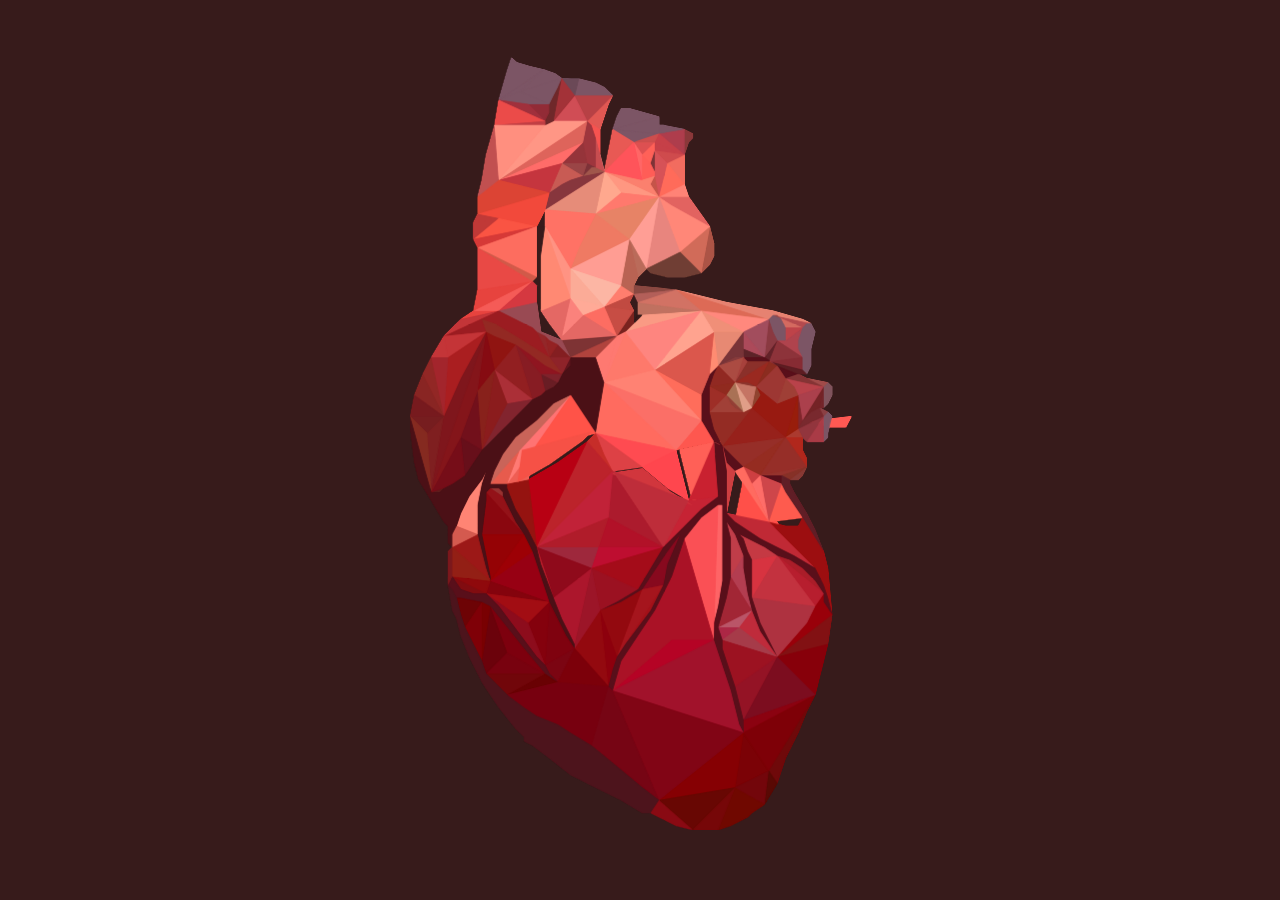
<file: main4/index.html>
<!DOCTYPE html>
<html lang="en">
<head>
    <meta charset="UTF-8">
    <meta http-equiv="X-UA-Compatible" content="IE=edge">
    <meta name="viewport" content="width=device-width, initial-scale=1.0">
    <link rel="stylesheet" href="style.css">
    <title>Tặng bé yêu</title>

</head>
<body>
    <section>
    
        <svg version="1.1" xmlns="http://www.w3.org/2000/svg" xmlns:xlink="http://www.w3.org/1999/xlink" x="0px" y="0px"
          viewBox="0 0 1194.13477 1200" style="enable-background:new 0 0 1194.13477 1200;" xml:space="preserve">
     
     <defs>
         <filter id="polycleaner" color-interpolation-filters="sRGB">
           <feComponentTransfer>
             <feFuncA type="table" tableValues="0 0.5 1 1" />
           </feComponentTransfer>
         </filter>
       </defs>
       
     <g id="low-poly" class='low-poly' stroke-width="0" stroke-linejoin="round" filter="url(#polycleaner)">
         <g filter="url(#polycleaner)">
                   <polygon class="st347" points="725.3847,693.75 787.8847,706.25 737.8847,631.25 		"/>
     
           
           <polygon class="st146" points="669.1347,675 706.6347,587.5 650.3847,600 		"/>
           <!-- Blacks-->
           <polygon class="st28" points="700.3847,543.75 700.3847,512.5 700.3847,506.25 706.6347,487.5 712.64435,475.48077 
                 700.3847,487.5 687.8847,518.75 687.8847,555.97827 688.1347,556.25 687.8847,555.97827 687.8847,556.25 706.6347,587.5 
                 719.1347,593.75 706.6347,568.75 		"/>
           <polygon class="st30" points="737.8847,631.25 750.3847,625 737.8847,612.5 719.46362,594.07892 725.3847,618.75 		"/>
           <polygon class="st68" points="581.6347,381.25 587.8656,393.71179 588.1347,393.75 587.8847,394.12128 587.8847,406.25 
                 587.8847,412.5 594.1347,400 594.1347,381.25 588.1347,368.75 587.81702,368.88538 		"/>
           <polygon class="st138" points="790.5163,468.42108 788.73035,467.23047 788.14758,468.71716 		"/>
           <polygon class="st156" points="806.8822,637.62378 806.6347,637.5 800.3847,637.5 787.8847,637.5 775.3847,637.5 806.6347,650 		
                 "/>
           <polygon class="st204" points="812.8847,493.75 813.25598,494.12128 813.36676,493.80182 813.1347,493.75 831.6347,487.5 
                 800.3847,475 		"/>
           <polygon class="st227" points="456.88455,243.77081 456.80618,243.76428 456.60971,243.79999 450.38474,256.25 444.13474,268.75 
                 456.63474,268.75 		"/>
           <polygon class="st278" points="362.87363,599.8446 362.88474,600 362.90622,599.86395 		"/>
           <polygon class="st301" points="444.13474,381.25 450.38474,393.75 450.38474,312.5 456.63474,268.75 444.13474,268.75 
                 444.13474,281.25 444.13474,300 444.13474,331.25 444.13474,343.75 437.88474,350 444.13474,356.25 		"/>
           <polygon class="st354" points="337.88474,637.5 375.38474,606.25 425.38474,556.25 444.13474,543.75 487.88474,500 
             494.13474,487.5 494.13474,475 481.63474,487.5 475.43436,499.90082 469.13474,506.25 456.63474,512.5 450.38474,518.75 
             437.83511,525.04962 362.90622,599.86395 	"/>
           <!-- Blacks-->
           
           
           
             
           
           <!-- top left -->
            <polygon class="st219" points="375.38474,393.75 350.63474,393.75 437.88474,350 356.63474,362.5 350.38474,393.75 
                 331.63474,406.25 387.88474,393.75 		"/>
           <!-- top left -->
     
     
             <polygon class="st24" points="769.1347,506.25 800.3847,475 787.8847,468.75 		"/>
           
           
             <polygon class="st25" points="719.46362,594.07892 737.8847,612.5 750.3847,625 812.8847,581.25 719.3847,593.75 		"/>
             <polygon class="st26" points="762.8847,631.25 775.3847,637.5 812.8847,581.25 750.3847,625 		"/>
             <polygon class="st27" points="719.3847,593.75 812.8847,581.25 762.8847,537.5 		"/>
             
             <polygon class="st29" points="800.3847,531.25 769.1347,506.25 775.3847,518.75 762.8847,537.5 812.8847,581.25 775.6347,518.75 
                 812.8847,581.25 831.6347,518.75 		"/>
             
             <polygon class="st31" points="831.6347,556.25 831.6347,537.5 831.6347,518.75 812.8847,581.25 831.69659,568.87378 
                 831.6347,568.75 		"/>
             <polygon class="st32" points="725.3847,618.75 719.46362,594.07892 719.1347,593.75 725.3847,631.25 725.3847,662.5 
                 725.3847,693.75 737.8847,631.25 		"/>
             
             <polygon class="st34" points="700.3847,487.5 706.77362,426.06836 706.6347,425 619.1347,481.25 687.8847,518.75 		"/>
             
             <polygon class="st35" points="800.3847,475 792.8847,470 787.8847,468.75 		"/>
             <polygon class="st36" points="806.6347,437.5 800.3847,437.5 837.8847,462.5 831.6347,450 831.6347,437.5 837.80249,418.9967 
                 812.8847,437.5 		"/>
             <polygon class="st37" points="788.14758,468.71716 788.1347,468.75 788.14758,468.71716 787.8847,468.75 792.8847,470 
                 790.5163,468.42108 		"/>
             
             <polygon class="st39" points="792.8847,470 837.8847,481.25 837.8847,475 837.8847,462.5 790.5163,468.42108 		"/>
             <polygon class="st35" points="788.73035,467.23047 790.5163,468.42108 837.8847,462.5 800.3847,437.5 		"/>
             <polygon class="st40" points="719.3847,593.75 762.8847,537.5 750.3847,543.75 700.3847,543.75 706.6347,568.75 719.1347,593.75 
                 719.46362,594.07892 		"/>
             <polygon class="st41" points="831.6347,518.75 869.1347,506.25 813.36676,493.80182 813.25598,494.12128 825.3847,506.25 		"/>
             <polygon class="st37" points="800.3847,531.25 813.25598,494.12128 812.8847,493.75 800.3847,475 769.1347,506.25 		"/>
             
             <polygon class="st43" points="831.6347,518.75 825.3847,506.25 813.25598,494.12128 800.3847,531.25 		"/>
             
             <polygon class="st8" points="544.98944,187.63501 544.8847,187.5 544.86212,187.60657 		"/>
             <polygon class="st3" points="544.86212,187.60657 544.8847,187.5 544.755,187.58264 		"/>
             <polygon class="st45" points="481.88474,175 519.1347,175 512.92609,143.95697 481.63474,175 		"/>
             <polygon class="st46" points="512.92609,143.95697 512.8847,143.75 388.49423,199.83789 481.60257,175.07507 481.63474,175 		"/>
             <polygon class="st47" points="544.8847,187.5 544.61804,187.55206 544.755,187.58264 		"/>
             <polygon class="st47" points="545.34473,187.71429 544.8847,187.5 544.98944,187.63501 		"/>
             <polygon class="st48" points="619.1347,143.75 587.8847,143.75 600.3847,162.5 		"/>
             <polygon class="st49" points="587.8847,143.75 600.3847,200 600.3847,162.5 		"/>
             <polygon class="st50" points="619.1347,187.5 612.8847,175 600.3847,162.5 600.3847,200 619.1347,193.75 		"/>
             <polygon class="st51" points="569.1347,218.75 625.30682,224.96375 545.34473,187.71429 544.98944,187.63501 		"/>
             <polygon class="st52" points="625.36481,224.97015 612.8847,206.25 600.6347,200 612.8847,206.25 619.1347,193.75 600.3847,200 
                 545.34473,187.71429 625.30682,224.96375 		"/>
             <polygon class="st8" points="456.88474,243.75 456.88455,243.77081 531.6347,250 544.86212,187.60657 544.755,187.58264 
                 456.63474,243.75 456.80618,243.76428 		"/>
             <polygon class="st53" points="494.13474,200 512.8847,193.75 481.71152,175.04608 481.60257,175.07507 462.88474,218.75 
                 481.63474,206.25 		"/>
             <polygon class="st54" points="388.49423,199.83789 388.13474,200 388.49423,199.83789 387.88474,200 462.88474,218.75 
                 481.60257,175.07507 		"/>
             <polygon class="st55" points="544.61804,187.55206 512.8847,193.75 494.13474,200 481.63474,206.25 462.88474,218.75 
                 456.63474,243.75 544.755,187.58264 		"/>
             <polygon class="st56" points="481.60257,175.07507 481.71152,175.04608 481.63474,175 		"/>
             <polygon class="st57" points="512.8847,143.75 519.1347,112.5 387.88474,200 388.49423,199.83789 		"/>
             <polygon class="st58" points="612.8847,175 619.1347,156.25 619.1347,143.75 600.3847,162.5 		"/>
             <polygon class="st59" points="481.63474,175 481.71152,175.04608 481.88474,175 		"/>
             <polygon class="st60" points="481.88474,175 481.71152,175.04608 512.8847,193.75 519.1347,175 		"/>
             <polygon class="st61" points="512.8847,193.75 525.3847,181.25 531.6347,181.25 519.1347,175 		"/>
             <polygon class="st62" points="512.8847,193.75 544.61804,187.55206 544.3847,187.5 544.15704,187.38837 544.1347,187.5 
                 544.09979,187.36035 531.6347,181.25 525.3847,181.25 		"/>
             <polygon class="st63" points="512.92609,143.95697 513.1347,143.75 512.92609,143.95697 519.1347,175 531.6347,181.25 
                 531.6347,175 531.6347,150 531.6347,137.5 525.3847,118.75 519.1347,112.5 512.8847,143.75 		"/>
             <polygon class="st64" points="581.6347,381.25 587.81702,368.88538 544.1347,387.5 587.8656,393.71179 		"/>
             <polygon class="st65" points="600.3847,400 587.8847,412.5 575.3847,425 687.8847,393.75 594.1347,400 		"/>
             <polygon class="st66" points="687.8847,393.75 594.1347,381.25 594.1347,400 		"/>
             <polygon class="st67" points="619.1347,187.5 619.1347,156.25 612.8847,175 		"/>
             <polygon class="st68" points="581.6347,381.25 587.8656,393.71179 588.1347,393.75 587.8847,394.12128 587.8847,406.25 
                 587.8847,412.5 594.1347,400 594.1347,381.25 588.1347,368.75 587.81702,368.88538 		"/>
             <polygon class="st69" points="587.81702,368.88538 588.1347,368.75 587.8847,368.58551 587.8847,368.75 		"/>
             <polygon class="st16" points="587.8847,393.75 587.8656,393.71179 544.1347,387.5 562.8847,431.25 587.8847,394.12128 		"/>
             <polygon class="st70" points="512.8847,400 562.8847,431.25 544.1347,387.5 		"/>
             <polygon class="st71" points="587.8847,406.25 587.8847,394.12128 562.8847,431.25 575.3847,425 587.8847,412.5 		"/>
             <polygon class="st72" points="481.63474,431.25 494.32669,375.25598 494.19528,375.08075 450.38474,393.75 462.88474,412.5 
                 481.52878,437.35876 481.88474,437.5 562.8847,431.25 512.8847,400 		"/>
             <polygon class="st73" points="587.8847,394.12128 588.1347,393.75 587.8656,393.71179 587.8847,393.75 		"/>
             <polygon class="st69" points="587.81702,368.88538 587.8847,368.75 587.8847,368.58551 569.1347,356.25 544.1347,387.5 		"/>
             <polygon class="st74" points="594.1347,400 587.8847,412.5 600.3847,400 		"/>
             <polygon class="st75" points="619.1347,193.75 612.8847,206.25 625.36481,224.97015 625.37903,224.97174 		"/>
             <polygon class="st76" points="625.30682,224.96375 625.3847,225 625.36481,224.97015 		"/>
             <polygon class="st76" points="625.36481,224.97015 625.3847,225 625.37903,224.97174 		"/>
             <polygon class="st76" points="625.3847,225 625.39142,224.97308 625.37903,224.97174 		"/>
             <polygon class="st77" points="619.1347,193.75 625.37903,224.97174 625.39142,224.97308 637.8847,175 619.42572,156.29156 
                 619.1347,156.25 619.1347,187.5 		"/>
             <polygon class="st78" points="494.32706,331.15387 494.13474,331.25 544.1347,387.5 569.1347,356.25 494.38474,331.25 		"/>
             <polygon class="st79" points="506.63474,300 494.23471,331 494.32706,331.15387 581.6347,287.5 531.6347,250 		"/>
             <polygon class="st80" points="494.38474,331.25 569.1347,356.25 581.6347,287.5 494.32706,331.15387 		"/>
             <polygon class="st3" points="544.98944,187.63501 544.86212,187.60657 531.6347,250 569.1347,218.75 		"/>
             <polygon class="st81" points="581.6347,287.5 625.3847,225 531.6347,250 		"/>
             <polygon class="st82" points="569.1347,218.75 531.6347,250 625.3847,225 625.30682,224.96375 		"/>
             <polygon class="st83" points="462.88474,100 462.88474,87.5 431.63474,87.5 456.42776,112.29303 456.68088,112.40765 		"/>
             <polygon class="st84" points="456.67014,918.21881 456.63474,918.75 456.83786,918.63391 		"/>
             <polygon class="st84" points="456.83786,918.63391 500.38474,893.75 487.88474,875 475.38474,850 462.88474,825 
                 456.67014,918.21881 		"/>
             <polygon class="st85" points="375.38474,793.75 369.13474,812.5 462.88474,825 		"/>
             <polygon class="st86" points="431.63474,856.25 369.13474,812.5 381.63474,825 387.88474,831.25 406.63474,856.25 
                 425.38474,881.25 444.13474,906.25 456.63474,918.75 456.67014,918.21881 		"/>
             <polygon class="st87" points="462.88474,825 369.13474,812.5 431.63474,856.25 		"/>
             <polygon class="st88" points="456.67014,918.21881 462.88474,825 431.63474,856.25 		"/>
             <polygon class="st89" points="450.38474,787.5 437.93185,750.14142 375.38474,793.75 462.88474,825 		"/>
             <polygon class="st90" points="425.63474,725 424.68246,723.94666 425.38474,725 		"/>
             <polygon class="st91" points="424.68246,723.94666 369.13474,662.5 369.13474,675 362.88474,725 425.38474,725 		"/>
             <polygon class="st92" points="437.88474,750 425.4863,725.20312 375.38474,793.75 437.93185,750.14142 		"/>
             <polygon class="st93" points="425.38474,725 362.88474,725 369.13474,756.25 375.38474,787.5 375.38474,793.75 
                 425.4863,725.20312 		"/>
             <polygon class="st94" points="363.13474,600 363.43039,599.45435 362.978,599.90674 		"/>
             <polygon class="st95" points="456.63474,243.75 456.60971,243.79999 456.80618,243.76428 		"/>
             <polygon class="st96" points="463.13474,931.25 500.38474,893.75 456.83786,918.63391 456.88474,918.75 456.83786,918.63391 
                 456.63474,918.75 462.88474,931.25 475.38474,943.75 500.38474,893.75 		"/>
             <polygon class="st97" points="456.42776,112.29303 456.63474,112.5 456.68088,112.40765 		"/>
             <polygon class="st98" points="494.13474,112.5 519.1347,112.5 500.38474,75 469.13474,112.5 481.63474,112.5 		"/>
             <polygon class="st99" points="706.8847,425 706.6347,425 706.77362,426.06836 		"/>
             <polygon class="st100" points="350.63474,393.75 375.38474,393.75 387.88474,393.75 437.88474,350 		"/>
             <polygon class="st101" points="425.4863,725.20312 425.63474,725 425.38474,725 		"/>
             <polygon class="st102" points="281.63474,575 288.05765,661.46246 306.63474,550 		"/>
             <polygon class="st103" points="494.13474,475 494.13474,468.75 494.13474,462.5 481.63474,487.5 		"/>
             <polygon class="st104" points="256.88474,550 281.63474,575 306.63474,550 		"/>
             <polygon class="st105" points="300.38474,662.5 306.63474,656.25 288.13474,662.5 		"/>
             <polygon class="st106" points="319.13474,787.5 331.63474,806.25 350.38474,812.5 369.13474,812.5 319.45572,787.53564 		"/>
             <polygon class="st107" points="787.8681,1075.13257 787.8847,1075 750.3847,1018.75 737.8847,1100 		"/>
             <polygon class="st108" points="787.94788,1075.09302 787.8847,1075 787.8681,1075.13257 		"/>
             <polygon class="st109" points="737.8847,1100 750.3847,1018.75 625.3847,1118.75 		"/>
             <polygon class="st110" points="562.8847,1068.75 600.3847,1100 625.3847,1118.75 525.3847,1037.5 		"/>
             <polygon class="st111" points="331.63474,818.75 325.38474,818.75 331.63474,843.75 337.88474,862.5 362.88474,825 		"/>
             <polygon class="st112" points="831.6347,643.75 837.8847,637.5 844.1347,625 819.1347,643.75 		"/>
             <polygon class="st113" points="337.88474,862.5 350.38474,887.5 362.88474,912.5 362.88474,825 		"/>
             <polygon class="st114" points="581.6347,93.75 569.1347,93.75 562.8847,106.25 556.6347,125 625.3847,106.25 		"/>
             <polygon class="st115" points="433.32584,31.20184 414.66769,25.71417 406.63474,18.75 400.38474,37.5 387.88474,81.25 
                 455.27658,36.68958 		"/>
             <polygon class="st116" points="412.88474,706.25 406.63474,693.75 400.38474,681.25 394.13474,668.75 375.63474,656.25 
                 375.38474,656.25 369.13474,662.5 424.68246,723.94666 		"/>
             <polygon class="st117" points="694.1347,331.25 700.3847,325 706.6347,312.5 706.6347,293.75 700.52826,269.3241 687.8847,337.5 
                         "/>
             <polygon class="st118" points="669.1347,143.75 675.3847,137.5 675.3847,131.25 662.8847,125 662.8847,162.5 		"/>
             <polygon class="st119" points="456.63474,931.25 400.38474,962.5 475.38474,943.75 		"/>
             <polygon class="st120" points="319.45572,787.53564 369.13474,812.5 375.38474,793.75 		"/>
             <polygon class="st121" points="556.92896,125.02673 587.8847,143.75 625.3847,131.25 		"/>
             <polygon class="st122" points="394.13474,662.5 387.88474,656.25 375.63474,656.25 394.13474,668.75 		"/>
             <polygon class="st123" points="356.63474,681.25 362.88474,650 369.13474,631.25 362.88474,643.75 344.13474,668.75 
                 331.63474,693.75 325.38474,712.5 356.63474,725 356.63474,700 		"/>
             <polygon class="st124" points="400.38474,900 369.13474,931.25 456.63474,931.25 		"/>
             <polygon class="st125" points="369.13474,931.25 381.63474,943.75 400.38474,962.5 456.63474,931.25 		"/>
             <polygon class="st126" points="363.13474,912.5 400.38474,900 375.38474,831.25 362.88474,912.5 369.13474,931.25 400.38474,900 
                         "/>
             <polygon class="st127" points="456.63474,931.25 425.38474,893.75 400.38474,862.5 375.38474,831.25 400.38474,900 		"/>
             <polygon class="st128" points="362.88474,825 362.88474,912.5 375.38474,831.25 		"/>
             <polygon class="st129" points="494.13474,112.5 481.63474,112.5 469.13474,112.5 456.63474,118.75 387.88474,200 519.1347,112.5 
                         "/>
             <polygon class="st130" points="737.8847,500 750.57129,462.68658 750.50909,462.62439 713.1347,475 		"/>
             <polygon class="st131" points="750.50909,462.62439 750.3847,462.5 737.8847,462.5 725.3847,468.75 713.28308,474.80078 
                 713.1347,475 		"/>
             <polygon class="st132" points="713.11945,474.88263 706.77362,426.06836 700.3847,487.5 712.64435,475.48077 712.8847,475 		"/>
             <polygon class="st133" points="756.6347,468.75 750.57129,462.68658 737.8847,500 		"/>
             <polygon class="st134" points="713.28308,474.80078 713.11945,474.88263 713.1347,475 		"/>
             <polygon class="st135" points="750.60297,462.59326 750.50909,462.62439 750.57129,462.68658 		"/>
             <polygon class="st136" points="650.3847,600 706.6347,587.5 687.8847,556.25 		"/>
             <polygon class="st137" points="800.3847,437.5 781.6347,462.5 788.73035,467.23047 		"/>
             
             <polygon class="st139" points="750.6347,462.5 750.60297,462.59326 750.8847,462.5 		"/>
             <polygon class="st134" points="713.11945,474.88263 712.8847,475 712.64435,475.48077 713.1347,475 		"/>
             <polygon class="st140" points="756.6347,500 769.1347,506.25 787.8847,468.75 738.1347,500 		"/>
             <polygon class="st141" points="750.8847,462.5 781.6347,462.5 750.3847,450 		"/>
             <polygon class="st138" points="750.60297,462.59326 750.57129,462.68658 756.6347,468.75 762.8847,468.75 775.3847,468.75 
                 787.8847,468.75 788.14758,468.71716 788.73035,467.23047 781.6347,462.5 750.8847,462.5 		"/>
             <polygon class="st142" points="781.6347,462.5 750.3847,425 750.3847,450 		"/>
             <polygon class="st99" points="713.11945,474.88263 713.28308,474.80078 750.3847,425 706.8847,425 706.77362,426.06836 		"/>
             <polygon class="st143" points="725.3847,468.75 737.8847,462.5 750.3847,462.5 750.50909,462.62439 750.60297,462.59326 
                 750.6347,462.5 750.8847,462.5 750.3847,450 750.3847,425 713.28308,474.80078 		"/>
             <polygon class="st135" points="762.8847,468.75 756.6347,468.75 737.8847,500 738.1347,500 787.8847,468.75 775.3847,468.75 		"/>
             <polygon class="st144" points="737.8847,500 700.3847,506.25 725.3847,518.75 		"/>
             <polygon class="st145" points="700.3847,506.25 700.3847,512.5 700.3847,543.75 725.3847,518.75 		"/>
             
             <polygon class="st134" points="713.1347,475 712.64435,475.48077 706.6347,487.5 700.3847,506.25 737.8847,500 		"/>
             <polygon class="st147" points="731.6347,531.25 725.3847,518.75 700.3847,543.75 750.3847,543.75 737.8847,537.5 		"/>
             <polygon class="st148" points="625.42999,224.97736 625.39142,224.97308 625.3847,225 		"/>
             <polygon class="st149" points="812.8847,712.5 831.6347,712.5 838.02118,700.21832 837.90271,700.02887 787.8847,706.25 		"/>
             <polygon class="st150" points="837.90271,700.02887 837.8847,700 812.8847,662.5 806.6347,650 787.8847,706.25 		"/>
             <polygon class="st151" points="838.1347,700 837.90271,700.02887 838.02118,700.21832 		"/>
             <polygon class="st152" points="537.8847,837.5 562.8847,825 594.1347,806.25 525.3847,775 		"/>
             
             <polygon class="st154" points="737.8847,706.25 775.3847,731.25 825.3847,756.25 856.6347,775 787.8847,706.25 725.3847,693.75 		
                 "/>
             <polygon class="st148" points="625.71997,225.22351 625.6347,225 625.3847,225 		"/>
             <polygon class="st155" points="625.6347,225 625.42999,224.97736 625.3847,225 		"/>
             
             <polygon class="st157" points="837.8847,581.25 831.69659,568.87378 812.8847,581.25 		"/>
             <polygon class="st158" points="625.3847,131.25 587.8847,143.75 619.1347,143.75 		"/>
             <polygon class="st159" points="631.6347,743.75 662.8847,712.5 687.8847,687.5 712.82629,668.79382 669.1347,675 		"/>
             <polygon class="st160" points="444.38474,743.75 525.3847,775 535.80139,743.75 		"/>
             <polygon class="st161" points="525.3847,775 631.5813,743.83905 631.6347,743.75 535.80139,743.75 		"/>
             <polygon class="st162" points="535.80139,743.75 631.6347,743.75 550.3847,700 		"/>
             <polygon class="st163" points="712.82629,668.79382 712.8847,668.75 706.6347,587.5 669.1347,675 		"/>
             <polygon class="st164" points="594.1347,806.25 631.5813,743.83905 525.3847,775 		"/>
             <polygon class="st165" points="550.3847,700 631.6347,743.75 556.85364,631.57843 		"/>
             <polygon class="st166" points="669.1347,675 650.3847,600 600.3847,625 637.8847,656.25 		"/>
             <polygon class="st167" points="556.8847,631.25 556.87585,631.34375 669.1347,675 637.8847,656.25 600.3847,625 556.6347,631.25 
                 556.87585,631.34375 		"/>
             <polygon class="st168" points="556.85364,631.57843 556.6347,631.25 444.55905,743.57526 550.3847,700 		"/>
             <polygon class="st169" points="550.3847,700 444.55905,743.57526 444.38474,743.75 535.80139,743.75 		"/>
             <polygon class="st170" points="444.13474,356.25 437.88474,350 387.88474,393.75 444.13474,381.25 		"/>
             <polygon class="st171" points="594.3385,343.5462 606.6347,331.25 581.6347,287.5 		"/>
             <polygon class="st172" points="625.71997,225.22351 625.3847,225 606.6347,331.25 656.6347,306.25 		"/>
             <polygon class="st173" points="606.6347,331.25 612.8847,337.5 637.8847,343.75 650.3847,343.75 662.8847,343.75 687.8847,337.5 
                 656.6347,306.25 		"/>
             <polygon class="st174" points="569.1347,356.25 587.8847,368.58551 587.8847,356.25 594.1347,343.75 594.3385,343.5462 
                 581.6347,287.5 		"/>
             <polygon class="st1" points="656.6347,306.25 687.8847,337.5 700.52826,269.3241 700.42859,268.92566 		"/>
             <polygon class="st175" points="594.1347,381.25 650.3847,362.5 588.1347,368.75 		"/>
             <polygon class="st176" points="588.1347,368.75 650.3847,362.5 587.8847,356.25 587.8847,368.58551 		"/>
             <polygon class="st177" points="805.0722,404.6875 837.8847,418.75 844.1347,412.5 850.3847,412.5 850.18628,412.40082 
                 802.16028,401.77557 		"/>
             <polygon class="st178" points="787.8847,406.25 650.3847,362.5 687.8847,393.75 		"/>
             <polygon class="st179" points="625.71997,225.22351 656.6347,306.25 700.42859,268.92566 700.3847,268.75 700.22144,268.52142 
                 644.1347,237.5 		"/>
             <polygon class="st180" points="687.8847,393.75 650.3847,362.5 594.1347,381.25 		"/>
             <polygon class="st181" points="794.1347,400 800.3847,400 802.16028,401.77557 850.18628,412.40082 837.8847,406.25 
                 794.1347,393.75 725.3847,381.25 650.3847,362.5 787.8847,406.25 		"/>
             <polygon class="st182" points="662.8847,162.5 662.8847,125 625.3847,131.25 		"/>
             <polygon class="st148" points="625.71997,225.22351 644.1347,237.5 700.22144,268.52142 669.1347,225 625.6347,225 		"/>
             <polygon class="st183" points="619.1347,143.75 619.1347,156.25 619.42572,156.29156 619.3847,156.25 619.42572,156.29156 
                 662.8847,162.5 619.3847,143.75 662.8847,162.5 625.3847,131.25 		"/>
             <polygon class="st184" points="556.8847,125 556.92896,125.02673 625.3847,131.25 625.3847,118.75 625.3847,106.25 556.6347,125 
                 556.92896,125.02673 		"/>
             <polygon class="st185" points="587.8847,143.75 556.92896,125.02673 556.6347,125 550.3847,156.25 544.35211,186.41302 
                 544.6347,187.5 		"/>
             <polygon class="st186" points="662.8847,125 631.6347,118.75 625.3847,118.75 625.3847,131.25 		"/>
             <polygon class="st155" points="625.6347,225 669.1347,225 662.8847,206.25 625.42999,224.97736 		"/>
             <polygon class="st76" points="625.39142,224.97308 625.42999,224.97736 662.8847,206.25 637.8847,175 		"/>
             <polygon class="st187" points="662.8847,206.25 662.8847,193.75 662.8847,181.25 662.8847,162.62378 637.8847,175 		"/>
             <polygon class="st188" points="637.8847,175 662.8847,162.62378 662.8847,162.5 619.42572,156.29156 		"/>
             <polygon class="st2" points="837.8847,418.75 837.80249,418.9967 838.1347,418.75 837.80249,418.9967 831.6347,437.5 
                 831.6347,450 837.8847,462.5 837.8847,475 837.8847,481.25 844.1347,487.5 850.3847,475 850.3847,450 856.6347,425 
                 850.3847,412.5 844.1347,412.5 		"/>
             <polygon class="st189" points="812.8847,581.25 844.1347,625 844.1347,618.75 844.1347,612.5 837.8847,600 837.8847,593.75 
                 838.12982,593.50488 837.8847,581.25 		"/>
             <polygon class="st190" points="775.3847,637.5 844.1347,625 812.8847,581.25 		"/>
             <polygon class="st191" points="787.8847,637.5 800.3847,637.5 806.6347,637.5 806.8822,637.62378 806.8847,637.5 844.1347,625 
                 775.3847,637.5 		"/>
             
             <polygon class="st47" points="544.3847,187.5 544.61804,187.55206 544.8847,187.5 545.34473,187.71429 600.3847,200 
                 587.8847,143.75 544.6347,187.5 544.35211,186.41302 544.15704,187.38837 		"/>
             
             <polygon class="st194" points="869.1347,812.86768 856.6347,831.25 844.1347,856.25 800.3847,906.25 881.60394,843.96533 
                 881.6347,843.75 869.1347,825 		"/>
             <polygon class="st195" points="831.6347,712.5 812.8847,712.5 787.8847,706.25 856.6347,775 869.1347,800 875.3847,818.75 
                 881.6347,843.75 875.3847,775 869.1347,750 838.02118,700.21832 		"/>
             
             <polygon class="st197" points="806.8822,637.62378 819.1347,643.75 844.1347,625 806.8847,637.5 		"/>
             <polygon class="st198" points="869.1347,550.37128 844.1347,587.5 869.1347,587.5 869.38269,587.25201 869.1347,556.25 		"/>
             <polygon class="st199" points="875.3847,500 844.1347,493.75 869.1347,506.25 		"/>
             <polygon class="st200" points="813.36676,493.80182 813.3847,493.75 813.36676,493.80182 869.1347,506.25 844.1347,493.75 
                 831.6347,487.5 813.1347,493.75 		"/>
             <polygon class="st201" points="869.1347,550.37128 869.3847,550 869.1347,550.37128 869.1347,556.25 869.38269,587.25201 
                 875.3847,581.25 875.3847,575 881.6347,550 875.3847,543.75 869.1347,550 		"/>
             <polygon class="st202" points="792.8847,470 800.3847,475 831.6347,487.5 844.1347,487.5 837.8847,481.25 		"/>
             <polygon class="st203" points="869.1347,518.75 869.38141,537.2533 875.3847,531.25 881.6347,518.75 881.6347,506.25 
                 875.3847,500 869.1347,506.25 		"/>
             
             
             <polygon class="st206" points="875.3847,543.75 862.8847,537.5 869.1347,550 		"/>
             
             <polygon class="st208" points="869.1347,506.25 862.8847,537.5 869.1347,537.5 869.38141,537.2533 869.1347,518.75 		"/>
             <polygon class="st209" points="275.38474,487.5 262.88474,518.75 306.63474,550 		"/>
             <polygon class="st210" points="369.13474,775 362.88474,750 356.63474,725 319.13474,743.75 375.38474,793.75 		"/>
             <polygon class="st211" points="325.38474,712.5 331.63474,693.75 344.13474,668.75 362.88474,643.75 369.13474,631.25 
                 362.88474,650 356.63474,681.25 356.63474,700 356.63474,725 362.88474,750 369.13474,775 375.38474,793.75 375.38474,787.5 
                 369.13474,756.25 362.88474,725 369.13474,675 369.13474,662.5 375.38474,656.25 375.63474,656.25 387.88474,656.25 
                 394.13474,662.5 394.13474,668.75 400.38474,681.25 406.63474,693.75 412.88474,706.25 424.68246,723.94666 425.63474,725 
                 425.4863,725.20312 437.88474,750 437.93185,750.14142 438.13474,750 437.93185,750.14142 450.38474,787.5 462.88474,825 
                 475.38474,850 487.88474,875 500.38474,893.75 500.38474,887.5 494.13474,875 481.63474,850 469.13474,818.75 450.38474,768.75 
                 444.13474,743.75 431.63474,718.75 412.88474,687.5 400.38474,656.25 400.38474,650 381.63474,650 375.38474,650 
                 381.63474,631.25 394.13474,606.25 412.88474,581.25 444.13474,556.25 469.13474,531.25 481.63474,525 494.38474,518.75 
                 531.6347,575 544.1347,500 494.63474,518.75 544.1347,500 531.6347,462.5 519.1347,481.25 500.38474,512.5 494.13474,518.75 
                 487.88474,500 444.13474,543.75 425.38474,556.25 406.63474,575 375.38474,606.25 356.63474,631.25 331.63474,662.5 
                 319.13474,687.5 313.13474,712.5 319.13474,687.5 331.63474,662.5 356.63474,631.25 375.38474,606.25 406.63474,575 
                 425.38474,556.25 444.13474,543.75 487.88474,500 494.13474,487.5 494.38474,475 494.13474,487.5 487.88474,500 494.13474,518.75 
                 500.38474,512.5 519.1347,481.25 531.6347,462.5 494.13474,462.5 494.13474,468.75 494.13474,475 481.63474,487.5 
                 475.43436,499.90082 475.63474,500 475.43436,499.90082 475.38474,500 469.13474,506.25 456.63474,512.5 450.38474,518.75 
                 437.88474,525 437.83511,525.04962 438.13474,525 437.83511,525.04962 431.63474,531.25 425.38474,537.5 419.13474,543.75 
                 400.38474,562.5 387.88474,575 375.38474,587.5 363.43039,599.45435 363.13474,600 362.978,599.90674 362.88474,600 
                 350.38474,618.75 337.88474,637.5 319.13474,650 306.63474,656.25 300.38474,662.5 288.13474,662.5 287.88474,662.5 
                 269.38474,643.75 287.88474,662.5 287.978,661.94031 256.63474,550 256.63474,568.75 262.88474,618.75 269.13474,643.75 
                 287.88474,675 306.63474,706.25 312.88474,712.5 312.88474,725 312.88474,737.5 319.13474,743.75 319.13474,725 		"/>
             <polygon class="st212" points="325.38474,712.5 319.13474,725 319.13474,743.75 356.63474,725 		"/>
             <polygon class="st213" points="600.3847,1106.25 562.8847,1081.25 525.3847,1050 512.8847,1037.5 487.88474,1025 
                 456.63474,1006.25 425.38474,993.75 406.63474,975 375.38474,950 375.63474,962.5 375.38474,950 406.63474,975 425.38474,993.75 
                 456.63474,1006.25 487.88474,1025 512.8847,1037.5 525.3847,1050 562.8847,1081.25 600.3847,1106.25 625.3847,1118.75 
                 600.3847,1100 562.8847,1068.75 525.3847,1037.5 494.13474,1018.75 475.38474,1006.25 444.13474,993.75 425.38474,981.25 
                 400.38474,962.5 381.63474,943.75 369.13474,931.25 362.88474,912.5 350.38474,887.5 337.88474,862.5 331.63474,843.75 
                 325.38474,818.75 319.13474,806.25 312.88474,800 319.13474,837.5 325.38474,850 331.63474,875 344.13474,906.25 
                 362.88474,943.75 375.38474,962.5 387.88474,981.25 412.88474,1012.5 425.38474,1025 425.38474,1031.25 437.88474,1037.5 
                 462.88474,1056.25 494.13474,1081.25 531.6347,1100 569.1347,1118.75 600.3847,1137.5 612.8847,1137.5 625.3847,1118.75 		"/>
             <polygon class="st214" points="319.13474,743.75 312.88474,750 312.88474,775 312.88474,800 319.13474,787.5 		"/>
             <polygon class="st215" points="288.05765,661.46246 281.63474,575 256.88474,550 256.63474,550 287.978,661.94031 		"/>
             <polygon class="st216" points="306.88474,431.25 362.88486,405.32404 387.88474,393.75 331.63474,406.25 306.63474,431.25 
                 287.88474,462.5 312.88474,462.5 		"/>
             <polygon class="st217" points="287.88474,462.5 275.38474,487.5 306.63474,550 		"/>
             <polygon class="st218" points="612.8847,1137.5 625.3847,1143.75 637.8847,1150 650.3847,1156.25 675.3847,1162.5 
                 625.3847,1118.75 		"/>
             
             <polygon class="st220" points="856.6347,831.25 762.8847,818.75 775.3847,856.25 787.8847,881.25 800.3847,906.25 
                 844.1347,856.25 		"/>
             <polygon class="st221" points="306.63474,550 262.88474,518.75 256.63474,550 256.88474,550 		"/>
             <polygon class="st222" points="750.3847,1018.75 856.6347,962.5 750.3847,1000 		"/>
             <polygon class="st223" points="787.94788,1075.09302 788.1347,1075 787.94788,1075.09302 800.46692,1093.5033 806.6347,1075 
                 812.8847,1056.25 831.6347,1018.75 844.1347,987.5 856.6347,962.5 787.8847,1075 		"/>
             <polygon class="st224" points="787.8847,1075 856.6347,962.5 750.3847,1018.75 		"/>
             <polygon class="st225" points="625.3847,1118.75 675.3847,1162.5 737.8847,1100 		"/>
             <polygon class="st226" points="800.3847,906.25 875.3847,887.5 881.60394,843.96533 		"/>
             
             <polygon class="st228" points="712.8847,1162.5 731.6347,1156.25 744.1347,1150 756.6347,1143.75 762.8847,1137.5 781.6347,1125 
                 737.8847,1100 		"/>
             <polygon class="st229" points="675.3847,1162.5 687.8847,1162.5 712.8847,1162.5 737.8847,1100 		"/>
             <polygon class="st230" points="737.8847,1100 781.6347,1125 787.8681,1075.13257 		"/>
             <polygon class="st231" points="787.8681,1075.13257 781.6347,1125 800.3847,1093.75 800.46692,1093.5033 787.94788,1075.09302 		
                 "/>
             <polygon class="st232" points="462.88474,87.5 469.13474,75 475.38474,62.5 481.06876,49.31128 419.13474,68.75 		"/>
             <polygon class="st233" points="481.06876,49.31128 471.19089,42.17725 455.27658,36.68958 419.13474,68.75 		"/>
             <polygon class="st234" points="531.6347,150 531.6347,175 531.6347,181.25 544.09979,187.36035 537.8847,162.5 
                 537.8847,161.53845 531.6347,137.5 		"/>
             <polygon class="st235" points="469.13474,75 462.88474,87.5 462.88474,100 456.68088,112.40765 456.88474,112.5 
                 456.68088,112.40765 456.63474,112.5 456.63474,118.75 469.13474,112.5 481.06876,49.31128 475.38474,62.5 		"/>
             <polygon class="st236" points="462.88474,87.5 419.13474,68.75 387.88474,81.25 431.63474,87.5 		"/>
             <polygon class="st237" points="456.42776,112.29303 387.88474,81.25 381.63474,118.75 456.63474,112.5 		"/>
             <polygon class="st238" points="431.63474,87.5 387.88474,81.25 456.42776,112.29303 		"/>
             <polygon class="st239" points="525.3847,118.75 531.6347,137.5 537.8847,161.53845 537.8847,125 537.92969,124.86511 
                 519.1347,112.5 		"/>
             <polygon class="st240" points="537.92969,124.86511 550.3847,87.5 556.6347,75 519.1347,112.5 		"/>
             <polygon class="st241" points="556.6347,75 544.1347,62.5 531.6347,56.25 506.63474,50 500.63474,75 		"/>
             <polygon class="st242" points="500.63474,75 506.63474,50 494.13474,50 481.06876,49.31128 500.38474,75 		"/>
             <polygon class="st243" points="356.63474,300 356.63474,362.5 437.88474,350 		"/>
             <polygon class="st244" points="456.63474,112.5 381.63474,118.75 456.63474,118.75 		"/>
             <polygon class="st245" points="387.88474,256.25 350.38474,287.5 444.13474,268.75 		"/>
             <polygon class="st246" points="350.38474,287.5 356.63474,300 444.13474,268.75 		"/>
             <polygon class="st247" points="444.13474,331.25 444.13474,300 444.13474,281.25 444.13474,268.75 356.63474,300 
                 444.13474,343.75 		"/>
             <polygon class="st248" points="444.13474,343.75 356.63474,300 437.88474,350 		"/>
             <polygon class="st249" points="350.63474,262.5 387.88474,256.25 356.63474,250 350.38474,262.5 350.38474,287.5 
                 387.88474,256.25 		"/>
             <polygon class="st95" points="444.13474,268.75 450.38474,256.25 456.60971,243.79999 388.13474,256.25 456.60971,243.79999 
                 456.63474,243.75 462.88474,218.75 356.63474,250 387.88474,256.25 		"/>
             <polygon class="st250" points="381.63474,118.75 369.13474,162.5 362.88474,200 356.63474,225 387.88474,200 		"/>
             <polygon class="st251" points="456.63474,118.75 381.63474,118.75 387.88474,200 		"/>
             <polygon class="st252" points="387.88474,200 356.63474,225 356.63474,250 462.88474,218.75 		"/>
             <polygon class="st253" points="856.6347,962.5 862.8847,937.5 869.1347,912.5 875.3847,887.5 800.3847,906.25 		"/>
             <polygon class="st254" points="287.88474,662.5 288.13474,662.5 288.02219,662.09814 		"/>
             <polygon class="st255" points="556.6347,631.25 544.1347,606.25 531.6347,575 519.1347,587.5 		"/>
             
             <polygon class="st257" points="356.63474,512.5 369.13474,425 288.09012,661.8996 288.13474,662.5 331.63474,581.25 		"/>
             <polygon class="st254" points="287.978,661.94031 287.88474,662.5 288.02219,662.09814 		"/>
             <polygon class="st258" points="650.3847,600 531.6347,575 600.3847,625 		"/>
             <polygon class="st259" points="544.1347,500 531.6347,575 650.3847,600 		"/>
             <polygon class="st260" points="437.88474,600 494.38474,518.75 419.13474,600 		"/>
             <polygon class="st261" points="556.6347,631.25 600.3847,625 531.6347,575 544.1347,606.25 		"/>
             <polygon class="st254" points="288.02219,662.09814 288.13474,662.5 288.09012,661.8996 		"/>
             <polygon class="st262" points="469.13474,818.75 481.63474,850 494.13474,875 500.38474,887.5 525.3847,775 		"/>
             <polygon class="st263" points="444.55905,743.57526 444.13474,743.75 444.38474,743.75 		"/>
             <polygon class="st264" points="475.38474,618.75 431.90598,643.59497 431.88474,643.75 444.13474,743.75 519.1347,587.5 		"/>
             <polygon class="st263" points="556.6347,631.25 519.1347,587.5 444.13474,743.75 444.55905,743.57526 		"/>
             <polygon class="st265" points="444.38474,743.75 469.13474,818.75 525.3847,775 		"/>
             <polygon class="st266" points="444.13474,743.75 450.38474,768.75 469.13474,818.75 444.38474,743.75 		"/>
             <polygon class="st267" points="375.38474,650 381.63474,650 400.38474,650 419.13474,600 		"/>
             <polygon class="st268" points="494.38474,518.75 481.63474,525 469.13474,531.25 444.13474,556.25 412.88474,581.25 
                 394.13474,606.25 381.63474,631.25 375.38474,650 419.13474,600 		"/>
             <polygon class="st269" points="419.13474,600 400.38474,650 437.88474,600 		"/>
             <polygon class="st90" points="431.90598,643.59497 431.63474,643.75 400.38474,650 400.38474,656.25 412.88474,687.5 
                 431.63474,718.75 444.13474,743.75 431.88474,643.75 		"/>
             <polygon class="st270" points="431.90598,643.59497 437.88474,600 400.38474,650 431.63474,643.75 		"/>
             <polygon class="st271" points="531.6347,575 494.38474,518.75 437.88474,600 		"/>
             <polygon class="st272" points="381.63474,481.25 437.88474,525 412.88474,443.75 		"/>
             <polygon class="st273" points="481.63474,487.5 494.13474,462.5 462.88474,462.5 		"/>
             <polygon class="st274" points="456.63474,512.5 469.13474,506.25 475.38474,500 475.43436,499.90082 450.38474,487.5 		"/>
             <polygon class="st275" points="431.63474,456.25 412.88474,443.75 450.38474,487.5 481.63474,487.5 456.63474,475 		"/>
             <polygon class="st276" points="475.43436,499.90082 481.63474,487.5 450.38474,487.5 		"/>
             <polygon class="st277" points="412.88474,443.75 437.88474,525 450.38474,518.75 456.63474,512.5 450.38474,487.5 		"/>
             <polygon class="st254" points="288.13474,662.5 306.63474,656.25 319.13474,650 337.88474,637.5 331.63474,581.25 		"/>
             
             <polygon class="st279" points="400.38474,531.25 437.83511,525.04962 437.88474,525 381.63474,481.25 		"/>
             <polygon class="st280" points="363.43039,599.45435 375.38474,587.5 387.88474,575 400.38474,562.5 419.13474,543.75 
                 425.38474,537.5 431.63474,531.25 437.83511,525.04962 400.38474,531.25 		"/>
     
     
          
     
     
     
             <polygon class="st94" points="381.63474,481.25 362.90622,599.86395 362.978,599.90674 363.43039,599.45435 400.38474,531.25 		
                 "/>
             <polygon class="st281" points="331.63474,581.25 337.88474,637.5 350.38474,618.75 362.88474,600 362.87363,599.8446 		"/>
             <polygon class="st282" points="575.3847,425 544.1347,500 619.1347,481.25 		"/>
             <polygon class="st283" points="687.8847,555.97827 619.1347,481.25 544.1347,500 687.8847,556.25 		"/>
             <polygon class="st284" points="562.8847,431.25 544.1347,500 575.3847,425 		"/>
             <polygon class="st285" points="481.63474,450 475.53354,443.8988 462.88474,462.5 494.13474,462.5 487.88474,456.25 		"/>
             <polygon class="st284" points="531.6347,462.5 544.1347,500 562.8847,431.25 		"/>
             <polygon class="st286" points="481.52878,437.35876 450.38474,425 438.13474,418.75 450.38474,425 444.13474,381.25 
                 387.88474,393.75 400.38474,400 412.88474,406.25 425.38474,412.5 437.88474,418.75 444.13474,425 456.63474,431.25 
                 462.88474,437.5 475.38474,443.75 475.53354,443.8988 475.63474,443.75 475.53354,443.8988 481.63474,450 487.88474,456.25 
                 494.13474,462.5 481.63474,437.5 		"/>
             <polygon class="st287" points="481.88474,437.5 481.52878,437.35876 481.63474,437.5 494.13474,462.5 562.8847,431.25 		"/>
             <polygon class="st288" points="494.13474,462.5 531.6347,462.5 562.8847,431.25 		"/>
             <polygon class="st289" points="762.97089,837.71552 762.8847,837.5 712.8847,862.5 744.1347,862.5 		"/>
             <polygon class="st290" points="412.88474,443.75 381.63474,431.25 369.13474,425 381.63474,481.25 		"/>
             <polygon class="st291" points="362.88474,406.25 381.63474,412.5 412.88474,431.25 462.88474,462.5 444.13474,425 
                 363.13474,406.25 444.13474,425 437.88474,418.75 425.38474,412.5 412.88474,406.25 400.38474,400 387.88474,393.75 
                 362.88486,405.32404 306.88474,431.25 369.13474,425 		"/>
             <polygon class="st292" points="306.88474,431.25 312.88474,462.5 369.13474,425 		"/>
             <polygon class="st293" points="475.53354,443.8988 475.38474,443.75 462.88474,437.5 456.63474,431.25 462.88474,462.5 		"/>
             <polygon class="st294" points="731.6347,787.5 725.3847,818.75 712.8847,862.5 762.8847,837.5 		"/>
             <polygon class="st295" points="456.63474,431.25 444.13474,425 462.88474,462.5 		"/>
             <polygon class="st296" points="744.1347,975 750.3847,1000 800.3847,906.25 737.8847,950 		"/>
             <polygon class="st297" points="737.8847,725 725.3847,706.25 731.6347,731.25 731.6347,787.5 750.3847,756.25 		"/>
             <polygon class="st298" points="756.6347,812.5 750.3847,775 750.3847,756.25 731.6347,787.5 762.8847,837.5 		"/>
             <polygon class="st299" points="331.63474,581.25 362.87363,599.8446 356.63474,512.5 		"/>
             <polygon class="st300" points="719.1347,893.75 725.3847,912.5 737.8847,950 800.3847,906.25 719.1347,881.25 		"/>
             
             <polygon class="st302" points="856.6347,793.75 837.8847,775 819.1347,762.5 800.3847,756.25 868.8371,812.05359 		"/>
             <polygon class="st303" points="362.88474,600 362.978,599.90674 362.90622,599.86395 		"/>
             <polygon class="st304" points="762.8847,762.5 762.8847,781.25 762.8847,818.75 800.3847,756.25 		"/>
             <polygon class="st305" points="869.1347,812.86768 869.1347,812.5 868.8371,812.05359 800.3847,756.25 856.6347,831.25 		"/>
             <polygon class="st306" points="781.6347,743.75 744.1347,725 750.3847,731.25 756.6347,750 762.8847,762.5 800.3847,756.25 		"/>
             <polygon class="st307" points="712.8847,862.5 719.1347,881.25 744.1347,862.5 		"/>
             <polygon class="st308" points="719.1347,881.25 800.3847,906.25 744.1347,862.5 		"/>
             <polygon class="st309" points="775.3847,868.75 762.97089,837.71552 744.1347,862.5 800.3847,906.25 787.8847,887.5 		"/>
             <polygon class="st310" points="644.1347,881.25 556.6347,956.25 706.6347,881.25 		"/>
             <polygon class="st311" points="538.1347,837.5 562.8847,906.25 600.3847,806.25 569.1347,825 537.8847,837.5 500.38474,893.75 
                 550.3847,950 		"/>
             <polygon class="st312" points="369.13474,425 312.88474,462.5 306.63474,550 331.63474,493.75 		"/>
             <polygon class="st313" points="550.3847,950 556.6347,925 562.8847,906.25 538.1347,837.5 		"/>
             <polygon class="st314" points="500.38474,893.75 475.38474,943.75 550.3847,950 		"/>
             <polygon class="st315" points="288.09012,661.8996 288.05765,661.46246 287.978,661.94031 288.02219,662.09814 		"/>
             <polygon class="st316" points="637.8847,768.75 656.6347,725 637.8847,750 600.3847,806.25 631.6347,800 		"/>
             <polygon class="st317" points="475.38474,943.75 400.38474,962.5 425.38474,981.25 444.13474,993.75 475.38474,1006.25 
                 494.13474,1018.75 525.3847,1037.5 550.3847,950 		"/>
             <polygon class="st318" points="575.3847,887.5 612.8847,837.5 631.6347,800 562.8847,906.25 		"/>
             <polygon class="st319" points="369.13474,425 331.63474,493.75 306.63474,550 288.05765,661.46246 288.09012,661.8996 		"/>
             <polygon class="st320" points="731.6347,956.25 712.8847,900 706.6347,881.25 556.6347,956.25 750.3847,1018.75 744.1347,1006.25 
                         "/>
             <polygon class="st321" points="569.3847,912.5 644.1347,881.25 706.6347,881.25 662.8847,731.25 644.1347,787.5 619.1347,837.5 
                 594.1347,875 569.1347,912.5 556.6347,956.25 644.1347,881.25 		"/>
             <polygon class="st322" points="706.6347,868.75 706.6347,856.25 707.5686,852.51434 713.1347,681.25 712.8847,681.25 
                 687.8847,700 662.8847,731.25 706.6347,881.25 		"/>
             <polygon class="st323" points="525.3847,775 500.38474,887.5 500.38474,893.75 537.8847,837.5 		"/>
             <polygon class="st324" points="712.8847,831.25 719.1347,793.75 719.1347,756.25 719.1347,712.5 719.1347,681.25 713.1347,681.25 
                 707.5686,852.51434 		"/>
             <polygon class="st110" points="550.3847,950 525.3847,1037.5 625.3847,1118.75 556.6347,956.25 		"/>
             <polygon class="st325" points="381.63474,481.25 369.13474,425 356.63474,512.5 		"/>
             <polygon class="st326" points="625.3847,1118.75 750.3847,1018.75 556.6347,956.25 		"/>
             <polygon class="st327" points="362.87363,599.8446 362.90622,599.86395 381.63474,481.25 356.63474,512.5 		"/>
             
             <polygon class="st329" points="706.6347,868.75 706.6347,881.25 707.5686,852.51434 706.6347,856.25 		"/>
             
             <polygon class="st330" points="869.1347,812.86768 869.3847,812.5 868.8371,812.05359 869.1347,812.5 		"/>
             <polygon class="st331" points="412.88474,431.25 381.63474,412.5 362.88474,406.25 369.13474,425 381.63474,431.25 
                 412.88474,443.75 431.63474,456.25 456.63474,475 481.63474,487.5 462.88474,462.5 		"/>
             <polygon class="st332" points="800.3847,437.5 806.6347,437.5 812.8847,437.5 812.8847,431.25 812.8847,418.75 806.6347,406.25 
                 805.0722,404.6875 794.1347,400 787.8847,406.25 794.1347,425 		"/>
             <polygon class="st333" points="802.16028,401.77557 794.1347,400 805.0722,404.6875 		"/>
             <polygon class="st334" points="800.3847,400 794.1347,400 802.16028,401.77557 		"/>
             <polygon class="st335" points="312.88474,462.5 287.88474,462.5 306.63474,550 		"/>
             <polygon class="st336" points="455.27658,36.68958 387.88474,81.25 419.13474,68.75 		"/>
             <polygon class="st337" points="500.38474,75 481.06876,49.31128 469.13474,112.5 		"/>
             <polygon class="st338" points="500.38474,75 519.1347,112.5 556.6347,75 500.63474,75 		"/>
             <polygon class="st339" points="581.6347,287.5 606.6347,331.25 625.3847,225 		"/>
             <polygon class="st340" points="738.1347,500 737.8847,500 738.17273,500.05762 		"/>
             <polygon class="st341" points="725.3847,518.75 750.3847,543.75 737.8847,500 		"/>
             <polygon class="st342" points="731.6347,531.25 737.8847,537.5 750.3847,543.75 725.3847,518.75 		"/>
             <polygon class="st343" points="762.8847,537.5 769.1347,506.25 738.17273,500.05762 		"/>
             <polygon class="st344" points="737.8847,500 750.3847,543.75 762.8847,537.5 738.17273,500.05762 		"/>
             <polygon class="st345" points="775.3847,518.75 769.1347,506.25 762.8847,537.5 		"/>
             <polygon class="st340" points="738.1347,500 738.17273,500.05762 769.1347,506.25 756.6347,500 		"/>
             <polygon class="st346" points="687.8847,556.25 544.1347,500 650.3847,600 		"/>
             <polygon class="st348" points="556.87585,631.34375 556.6347,631.25 556.85364,631.57843 		"/>
             <polygon class="st349" points="556.87585,631.34375 556.85364,631.57843 631.6347,743.75 669.1347,675 		"/>
             <polygon class="st350" points="631.6347,800 600.3847,806.25 562.8847,906.25 		"/>
             <polygon class="st351" points="319.45572,787.53564 319.38474,787.5 319.45572,787.53564 375.38474,793.75 319.13474,743.75 
                 319.13474,787.5 		"/>
             <polygon class="st352" points="800.3847,756.25 762.8847,818.75 856.6347,831.25 		"/>
             <polygon class="st353" points="750.3847,1000 856.6347,962.5 800.3847,906.25 		"/>
     
             <polygon class="st328" points="325.38474,818.75 331.63474,818.75 362.88474,825 375.38474,831.25 400.38474,862.5 
                 425.38474,893.75 456.63474,931.25 475.38474,943.75 462.88474,931.25 456.63474,918.75 444.13474,906.25 425.38474,881.25 
                 406.63474,856.25 387.88474,831.25 381.63474,825 369.13474,812.5 350.38474,812.5 331.63474,806.25 319.13474,787.5 
                 312.88474,800 319.13474,806.25 		"/>
     
             <polygon class="st328" points="869.1347,800 856.6347,775 825.3847,756.25 775.3847,731.25 737.8847,706.25 725.3847,693.75 
                 725.3847,662.5 725.3847,631.25 719.1347,593.75 706.6347,587.5 712.8847,668.75 712.82629,668.79382 713.1347,668.75 
                 712.82629,668.79382 687.8847,687.5 662.8847,712.5 631.6347,743.75 631.5813,743.83905 631.8847,743.75 631.5813,743.83905 
                 594.1347,806.25 562.8847,825 537.8847,837.5 569.1347,825 600.3847,806.25 637.8847,750 656.6347,725 637.8847,768.75 
                 631.6347,800 612.8847,837.5 575.3847,887.5 562.8847,906.25 556.6347,925 550.3847,950 556.6347,956.25 569.1347,912.5 
                 594.1347,875 619.1347,837.5 644.1347,787.5 662.8847,731.25 687.8847,700 712.8847,681.25 713.1347,681.25 719.1347,681.25 
                 719.1347,712.5 719.1347,756.25 719.1347,793.75 712.8847,831.25 707.5686,852.51434 706.6347,881.25 712.8847,900 
                 731.6347,956.25 744.1347,1006.25 750.3847,1018.75 750.3847,1000 744.1347,975 737.8847,950 725.3847,912.5 719.1347,893.75 
                 719.1347,881.25 712.8847,862.5 725.3847,818.75 731.6347,787.5 731.6347,731.25 725.3847,706.25 737.8847,725 750.3847,756.25 
                 750.3847,775 756.6347,812.5 762.8847,837.5 762.97089,837.71552 763.1347,837.5 762.97089,837.71552 775.3847,868.75 
                 787.8847,887.5 800.3847,906.25 787.8847,881.25 775.3847,856.25 762.8847,818.75 762.8847,781.25 762.8847,762.5 756.6347,750 
                 750.3847,731.25 744.1347,725 781.6347,743.75 800.3847,756.25 819.1347,762.5 837.8847,775 856.6347,793.75 868.8371,812.05359 
                 869.3847,812.5 869.1347,812.86768 869.1347,825 881.6347,843.75 875.3847,818.75 		"/>
     
     <polygon class="st1" points="700.42859,268.92566 700.6347,268.75 700.22144,268.52142 700.3847,268.75 		"/>
             <polygon class="st2" points="850.6347,412.5 850.18628,412.40082 850.3847,412.5 		"/>
             <polygon class="st3" points="544.15704,187.38837 544.09979,187.36035 544.1347,187.5 		"/>
             <polygon class="st4" points="700.52826,269.3241 700.6347,268.75 700.42859,268.92566 		"/>
             <polygon class="st5" points="544.09979,187.36035 544.15704,187.38837 544.35211,186.41302 537.8847,161.53845 537.8847,162.5 		
                 "/>
             <polygon class="st6" points="494.32706,331.15387 494.23471,331 494.13474,331.25 		"/>
             <polygon class="st7" points="619.1347,481.25 687.8847,393.75 575.3847,425 		"/>
             <polygon class="st8" points="456.80618,243.76428 456.88455,243.77081 456.88474,243.75 		"/>
             <polygon class="st9" points="706.6347,425 687.8847,393.75 619.1347,481.25 		"/>
             <polygon class="st10" points="619.1347,481.25 687.8847,555.97827 687.8847,518.75 		"/>
             <polygon class="st11" points="800.3847,437.5 794.1347,425 787.8847,406.25 781.6347,462.5 		"/>
             <polygon class="st12" points="812.8847,418.75 837.8847,418.75 805.0722,404.6875 806.6347,406.25 		"/>
             <polygon class="st13" points="787.8847,406.25 687.8847,393.75 750.3847,425 		"/>
             <polygon class="st14" points="781.6347,462.5 787.8847,406.25 750.3847,425 		"/>
             <polygon class="st15" points="706.8847,425 750.3847,425 687.8847,393.75 706.6347,425 		"/>
             <polygon class="st16" points="494.19528,375.08075 494.32669,375.25598 494.38474,375 		"/>
             <polygon class="st17" points="494.13474,374.29169 494.13474,331.25 494.23471,331 456.88474,268.75 		"/>
             <polygon class="st18" points="494.13474,375 494.13474,374.29169 456.88474,268.75 456.63474,268.75 450.38474,312.5 
                 450.38474,393.75 494.19528,375.08075 		"/>
             <polygon class="st6" points="494.23471,331 506.63474,300 531.6347,250 456.88455,243.77081 456.63474,268.75 456.88474,268.75 		
                 "/>
             <polygon class="st19" points="450.38474,393.75 444.13474,381.25 450.38474,425 450.38474,412.5 		"/>
             <polygon class="st20" points="481.63474,431.25 512.8847,400 494.32669,375.25598 		"/>
             <polygon class="st19" points="450.38474,393.75 450.38474,412.5 450.38474,425 481.52878,437.35876 462.88474,412.5 		"/>
             <polygon class="st21" points="494.38474,375 544.1347,387.5 494.13474,331.25 494.13474,374.29169 		"/>
             <polygon class="st22" points="812.8847,431.25 812.8847,437.5 837.80249,418.9967 837.8847,418.75 812.8847,418.75 		"/>
             <polygon class="st23" points="494.13474,374.29169 494.13474,375 494.19528,375.08075 494.38474,375 		"/>
             <polygon class="st23" points="494.32669,375.25598 512.8847,400 544.1347,387.5 494.38474,375 		"/>
           <polygon class="st74" points="594.1347,400 587.8847,412.5 600.3847,400 		"/>
           
           
     
     <polygon class="st32" points="750.3847,625 762.8847,650 775.3847,637.5 762.8847,631.25 		"/>
           <polygon class="st33" points="787.8847,706.25 775.3847,637.5 762.8847,650 		"/>
           <polygon class="st38" points="831.6347,537.5 831.6347,556.25 831.6347,568.75 831.69659,568.87378 831.8847,568.75 
                 837.8847,556.25 831.6347,518.75 		"/>
           <polygon class="st42" points="837.8847,556.25 869.1347,506.25 831.6347,518.75 		"/>
           <polygon class="st44" points="750.3847,625 737.8847,631.25 787.8847,706.25 762.8847,650 		"/>
           <polygon class="st153" points="806.6347,650 775.3847,637.5 787.8847,706.25 		"/>
           <polygon class="st192" points="838.12982,593.50488 844.1347,587.5 837.8847,581.25 		"/>
           <polygon class="st193" points="869.1347,550 831.8847,568.75 831.69659,568.87378 837.8847,581.25 844.1347,587.5 
                 869.1347,550.37128 		"/>
           <polygon class="st205" points="837.8847,556.25 831.8847,568.75 869.1347,550 862.8847,537.5 850.3847,543.75 		"/>
           <polygon class="st207" points="837.8847,556.25 850.3847,543.75 862.8847,537.5 869.1347,506.25 		"/>
           <polygon class="st196" points="806.6347,650 812.8847,662.5 837.8847,700 837.90271,700.02887 838.1347,700 838.02118,700.21832 
                 869.1347,750 856.6347,718.75 844.1347,693.75 825.3847,662.5 819.1347,650 819.1347,643.75 806.8822,637.62378 		"/>
           
           <!-- top right -->
     
     <polygon class="st256" points="431.90598,643.59497 475.38474,618.75 519.1347,587.5 531.6347,575 437.88474,600 		"/>
         </g>
         
         <path class="st355" d="M363.13474,943.75"/>
         <path class="st355" d="M362.88474,943.75"/>
         <path class="st131" d="M750.3847,462.5L750.3847,462.5L750.3847,462.5z"/>
         <polyline class="st133" points="749.00262,464.39771 749.79279,461.56708 752.13806,463.33813 	"/>
     </g>
     </svg>
     
       
     
     
     </section>
</body>
</html>
</file>
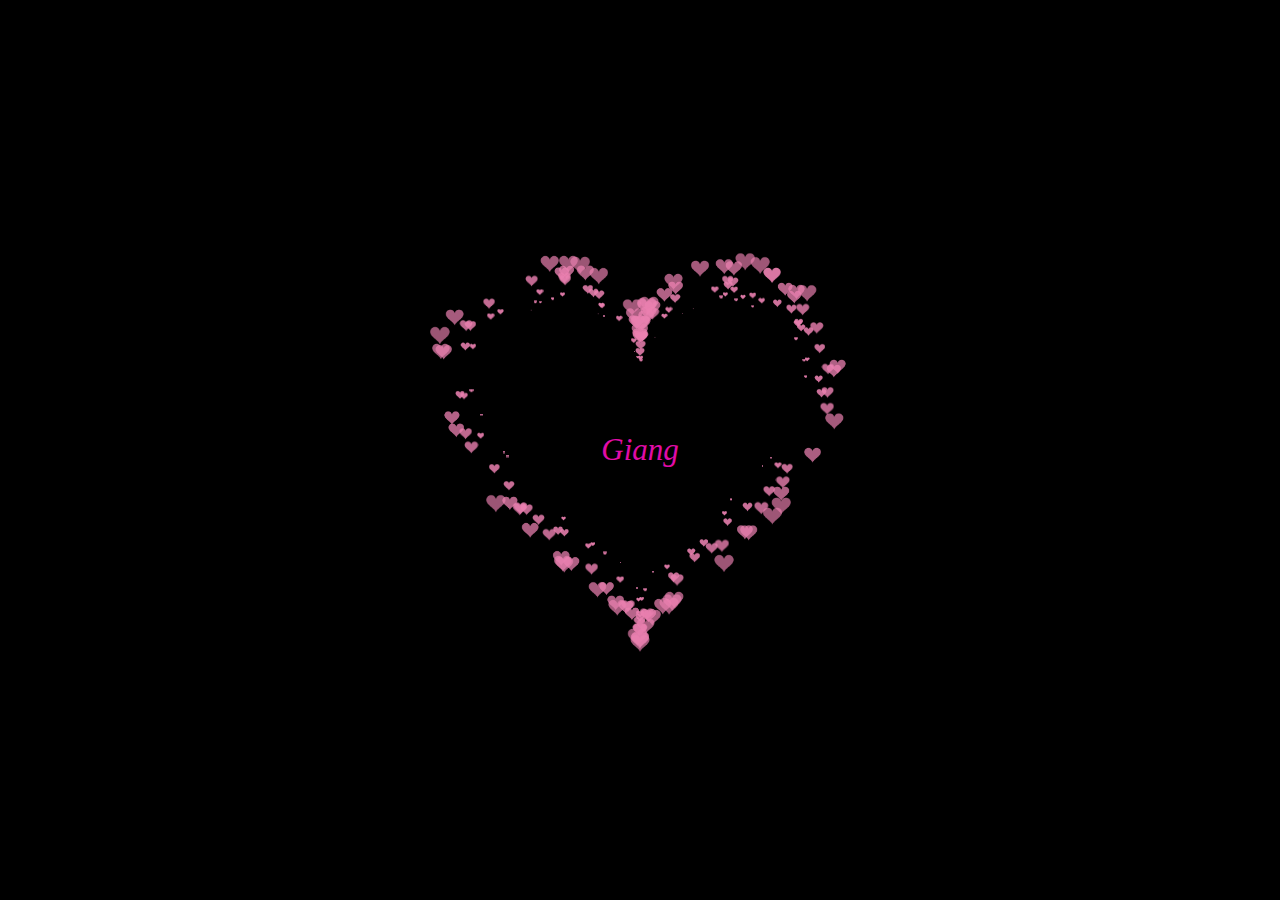
<file: H.html>
<!DOCTYPE html>
<html lang="en" >
<head>
  <meta charset="UTF-8">
  <title>Tặng bé yêu</title>
  
</head>
<body>
<!-- partial:index.partial.html -->
<!DOCTYPE HTML PUBLIC "-//W3C//DTD HTML 4.0 Transitional//EN">

<HTML>

 <HEAD>

  <TITLE> N.Oanhh </TITLE>
  <META NAME="Generator" CONTENT="EditPlus">
  <META NAME="Author" CONTENT="">
  <META NAME="Keywords" CONTENT="">
  <META NAME="Description" CONTENT="">

  <style>

  html, body {
  height: 100%;
  padding: 0;
  margin: 0;
  background: #000;
}

canvas {
  position: absolute;
  width: 100%;
  height: 100%;
}
  </style>

 </HEAD>

 <BODY>

  <canvas id="pinkboard"></canvas>

  <script>
  /*
 * Settings
 */
var settings = {
  particles: {
    length:   500, // maximum amount of particles
    duration:   2, // particle duration in sec
    velocity: 100, // particle velocity in pixels/sec
    effect: -0.75, // play with this for a nice effect
    size:      30, // particle size in pixels
  },
};
/*
 * RequestAnimationFrame polyfill by Erik Möller
 */
(function(){var b=0;var c=["ms","moz","webkit","o"];
for(var a=0;a<c.length&&!window.requestAnimationFrame;++a)
{window.requestAnimationFrame=window[c[a]+"RequestAnimationFrame"];
window.cancelAnimationFrame=window[c[a]+"CancelAnimationFrame"]||window[c[a]+"CancelRequestAnimationFrame"]}
if(!window.requestAnimationFrame){window.requestAnimationFrame=function(h,e){var d=new Date().getTime();
  var f=Math.max(0,16-(d-b));var g=window.setTimeout(function(){h(d+f)},f);b=d+f;return g}}
  if(!window.cancelAnimationFrame){window.cancelAnimationFrame=function(d){clearTimeout(d)}}}());
/*
 * Point class
 */
var Point = (function() {
  function Point(x, y) {
    this.x = (typeof x !== 'undefined') ? x : 0;
    this.y = (typeof y !== 'undefined') ? y : 0;
  }

  Point.prototype.clone = function() {
    return new Point(this.x, this.y);
  };

  Point.prototype.length = function(length) {
    if (typeof length == 'undefined')
      return Math.sqrt(this.x * this.x + this.y * this.y);
    this.normalize();
    this.x *= length;
    this.y *= length;
    return this;
  };

  Point.prototype.normalize = function() {
    var length = this.length();
    this.x /= length;
    this.y /= length;
    return this;
  };
  return Point;
})();
/*
 * Particle class
 */
var Particle = (function() {
  function Particle() {
    this.position = new Point();
    this.velocity = new Point();
    this.acceleration = new Point();
    this.age = 0;
  }

  Particle.prototype.initialize = function(x, y, dx, dy) {
    this.position.x = x;
    this.position.y = y;
    this.velocity.x = dx;
    this.velocity.y = dy;
    this.acceleration.x = dx * settings.particles.effect;
    this.acceleration.y = dy * settings.particles.effect;
    this.age = 0;
  };

  Particle.prototype.update = function(deltaTime) {
    this.position.x += this.velocity.x * deltaTime;
    this.position.y += this.velocity.y * deltaTime;
    this.velocity.x += this.acceleration.x * deltaTime;
    this.velocity.y += this.acceleration.y * deltaTime;
    this.age += deltaTime;
  };

  Particle.prototype.draw = function(context, image) {
    function ease(t) {
      return (--t) * t * t + 1;
    }

    var size = image.width * ease(this.age / settings.particles.duration);
    context.globalAlpha = 1 - this.age / settings.particles.duration;
    context.drawImage(image, this.position.x - size / 2, this.position.y - size / 2, size, size);
  };
  return Particle;
})();
/*
 * ParticlePool class
 */
var ParticlePool = (function() {
  var particles,
      firstActive = 0,
      firstFree   = 0,
      duration    = settings.particles.duration;

  function ParticlePool(length) {
    // create and populate particle pool
    particles = new Array(length);
    for (var i = 0; i < particles.length; i++)
      particles[i] = new Particle();
  }

  ParticlePool.prototype.add = function(x, y, dx, dy) {
    particles[firstFree].initialize(x, y, dx, dy);
    // handle circular queue
    firstFree++;
    if (firstFree   == particles.length) firstFree   = 0;
    if (firstActive == firstFree       ) firstActive++;
    if (firstActive == particles.length) firstActive = 0;
  };

  ParticlePool.prototype.update = function(deltaTime) {
    var i;
    // update active particles
    if (firstActive < firstFree) {
      for (i = firstActive; i < firstFree; i++)
        particles[i].update(deltaTime);
    }
    if (firstFree < firstActive) {
      for (i = firstActive; i < particles.length; i++)
        particles[i].update(deltaTime);
      for (i = 0; i < firstFree; i++)
        particles[i].update(deltaTime);
    }
    // remove inactive particles
    while (particles[firstActive].age >= duration && firstActive != firstFree) {
      firstActive++;
      if (firstActive == particles.length) firstActive = 0;
    }
  };

  ParticlePool.prototype.draw = function(context, image) {
    // draw active particles
    if (firstActive < firstFree) {
      for (i = firstActive; i < firstFree; i++)
        particles[i].draw(context, image);
    }
    if (firstFree < firstActive) {
      for (i = firstActive; i < particles.length; i++)
        particles[i].draw(context, image);
      for (i = 0; i < firstFree; i++)
        particles[i].draw(context, image);
    }
  };
  return ParticlePool;
})();
/*
 * Putting it all together
 */
(function(canvas) {
  var context = canvas.getContext('2d'),
      particles = new ParticlePool(settings.particles.length),
      particleRate = settings.particles.length / settings.particles.duration, // particles/sec
      time;
  // get point on heart with -PI <= t <= PI
  function pointOnHeart(t) {
    return new Point(
      160 * Math.pow(Math.sin(t), 3),
      130 * Math.cos(t) - 50 * Math.cos(2 * t) - 20 * Math.cos(3 * t) - 10 * Math.cos(4 * t) + 25
    );
  }
  // creating the particle image using a dummy canvas
  var image = (function() {
    var canvas  = document.createElement('canvas'),
        context = canvas.getContext('2d');
    canvas.width  = settings.particles.size;
    canvas.height = settings.particles.size;
    // helper function to create the path
    function to(t) {
      var point = pointOnHeart(t);
      point.x = settings.particles.size / 2 + point.x * settings.particles.size / 350;
      point.y = settings.particles.size / 2 - point.y * settings.particles.size / 350;
      return point;
    }
    // create the path
    context.beginPath();
    var t = -Math.PI;
    var point = to(t);
    context.moveTo(point.x, point.y);
    while (t < Math.PI) {
      t += 0.01; // baby steps!
      point = to(t);
      context.lineTo(point.x, point.y);
    }
    context.closePath();
    // create the fill
    context.fillStyle = '#ea80b0';
    context.fill();
    // create the image
    var image = new Image();
    image.src = canvas.toDataURL();
    return image;
  })();
  // render that thing!
  function render() {
    // next animation frame
    requestAnimationFrame(render);
    // update time
    var newTime   = new Date().getTime() / 1000,
        deltaTime = newTime - (time || newTime);
    time = newTime;
    // clear canvas
    context.clearRect(0, 0, canvas.width, canvas.height);
    // create new particles
    var amount = particleRate * deltaTime;
    for (var i = 0; i < amount; i++) {
      var pos = pointOnHeart(Math.PI - 2 * Math.PI * Math.random());
      var dir = pos.clone().length(settings.particles.velocity);
      particles.add(canvas.width / 2 + pos.x, canvas.height / 2 - pos.y, dir.x, -dir.y);
    }
    // update and draw particles
    particles.update(deltaTime);
    particles.draw(context, image);
  }
  // handle (re-)sizing of the canvas
  function onResize() {
    canvas.width  = canvas.clientWidth;
    canvas.height = canvas.clientHeight;
  }
  window.onresize = onResize;
  // delay rendering bootstrap
  setTimeout(function() {
    onResize();
    render();
  }, 10);
})(document.getElementById('pinkboard'));
  </script>
<div class="center-text",
  style="background-color:rgb(0, 0, 0);
        width: 100%;
        color: rgb(225, 12, 168);
        height:100%;
        font-size: 31px;
        font-style: italic;
        display: flex;
        align-items: center;
        justify-content: center;
        margin-bottom: 5px;
        text-align: center;">Giang</div>
 </BODY>
</HTML>
<!-- partial -->
</body>
</html>
</file>
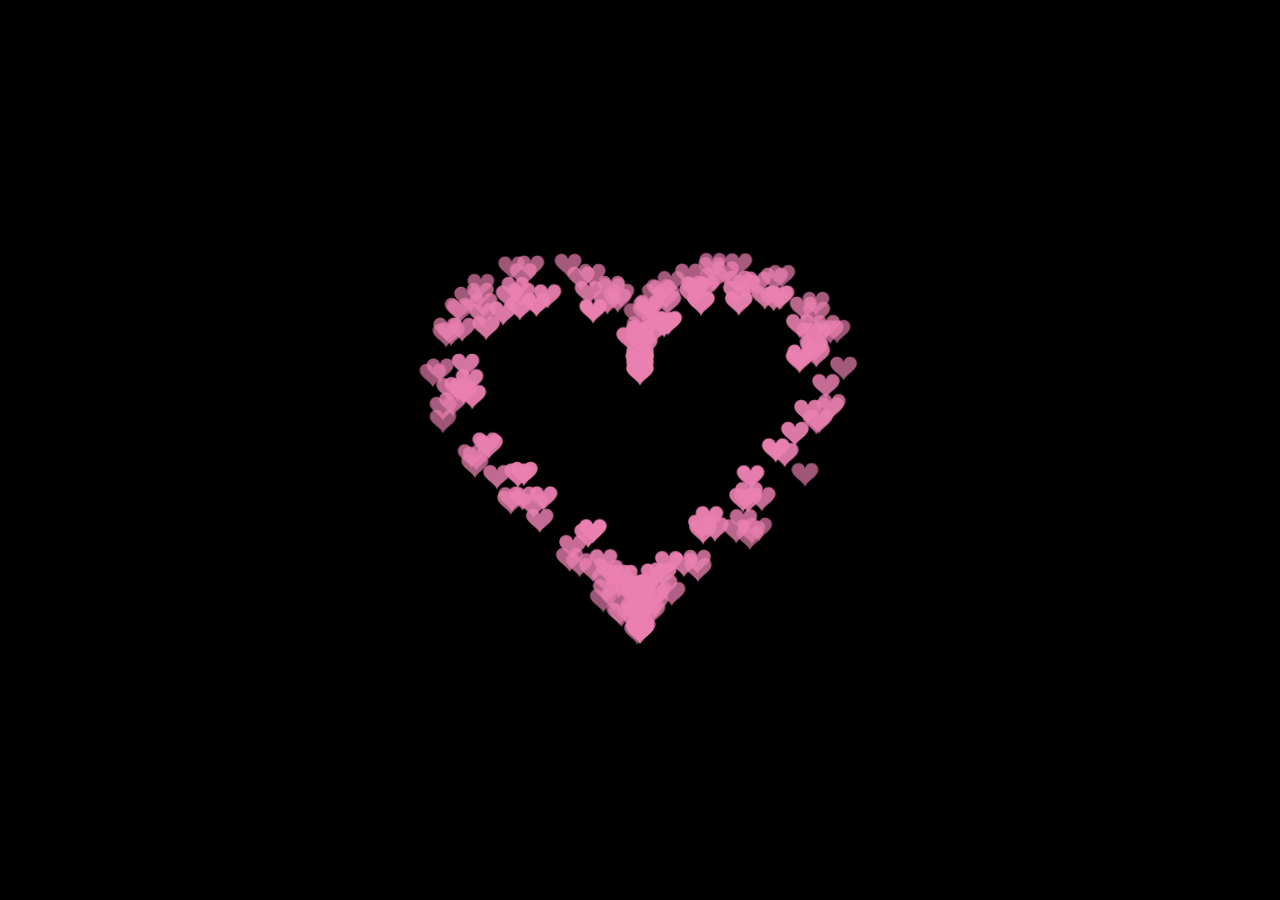
<file: main2.html>
<!DOCTYPE HTML PUBLIC “-//W3C//DTD HTML 4.0 Transitional//EN”>

<HTML>

 <HEAD>

  <TITLE> Tặng bé yêu </TITLE>

  <META NAME="Generator" CONTENT="EditPlus">

  <META NAME="Author" CONTENT="">

  <META NAME="Keywords" CONTENT="">

  <META NAME="Description" CONTENT="">

  <style>

  html, body {

  height: 100%;

  padding: 0;

  margin: 0;

  background: #000;

}

canvas {

  position: absolute;

  width: 100%;

  height: 100%;

}

  </style>

 </HEAD>

 <BODY>

  <canvas id="pinkboard"></canvas>

  <script>

  /*

 * Settings

 */

var settings = {

  particles: {

    length:   500, // maximum amount of particles

    duration:   2, // particle duration in sec

    velocity: 100, // particle velocity in pixels/sec

    effect: -0.75, // play with this for a nice effect

    size:      30, // particle size in pixels

  },

};

/*

 * RequestAnimationFrame polyfill by Erik Möller

 */

(function(){var b=0;var c=["ms","moz","webkit","o"];for(var a=0;a<c.length&&!window.requestAnimationFrame;++a){window.requestAnimationFrame=window[c[a]+"RequestAnimationFrame"];window.cancelAnimationFrame=window[c[a]+"CancelAnimationFrame"]||window[c[a]+"CancelRequestAnimationFrame"]}if(!window.requestAnimationFrame){window.requestAnimationFrame=function(h,e){var d=new Date().getTime();var f=Math.max(0,16-(d-b));var g=window.setTimeout(function(){h(d+f)},f);b=d+f;return g}}if(!window.cancelAnimationFrame){window.cancelAnimationFrame=function(d){clearTimeout(d)}}}());

/*

 * Point class

 */

var Point = (function() {

  function Point(x, y) {

    this.x = (typeof x !== 'undefined') ? x : 0;

    this.y = (typeof y !== 'undefined') ? y : 0;

  }

  Point.prototype.clone = function() {

    return new Point(this.x, this.y);

  };

  Point.prototype.length = function(length) {

    if (typeof length == 'undefined')

      return Math.sqrt(this.x * this.x + this.y * this.y);

    this.normalize();

    this.x *= length;

    this.y *= length;

    return this;

  };

  Point.prototype.normalize = function() {

    var length = this.length();

    this.x /= length;

    this.y /= length;

    return this;

  };

  return Point;

})();

/*

 * Particle class

 */

var Particle = (function() {

  function Particle() {

    this.position = new Point();

    this.velocity = new Point();

    this.acceleration = new Point();

    this.age = 0;

  }

  Particle.prototype.initialize = function(x, y, dx, dy) {

    this.position.x = x;

    this.position.y = y;

    this.velocity.x = dx;

    this.velocity.y = dy;

    this.acceleration.x = dx * settings.particles.effect;

    this.acceleration.y = dy * settings.particles.effect;

    this.age = 0;

  };

  Particle.prototype.update = function(deltaTime) {

    this.position.x += this.velocity.x * deltaTime;

    this.position.y += this.velocity.y * deltaTime;

    this.velocity.x += this.acceleration.x * deltaTime;

    this.velocity.y += this.acceleration.y * deltaTime;

    this.age += deltaTime;

  };

  Particle.prototype.draw = function(context, image) {

    function ease(t) {

      return (-t) * t * t + 1;

    }

    var size = image.width * ease(this.age / settings.particles.duration);

    context.globalAlpha = 1 - this.age / settings.particles.duration;

    context.drawImage(image, this.position.x - size / 2, this.position.y - size / 2, size, size);

  };

  return Particle;

})();

/*

 * ParticlePool class

 */

var ParticlePool = (function() {

  var particles,

      firstActive = 0,

      firstFree   = 0,

      duration    = settings.particles.duration;

  function ParticlePool(length) {

    // create and populate particle pool

    particles = new Array(length);

    for (var i = 0; i < particles.length; i++)

      particles[i] = new Particle();

  }

  ParticlePool.prototype.add = function(x, y, dx, dy) {

    particles[firstFree].initialize(x, y, dx, dy);

    // handle circular queue

    firstFree++;

    if (firstFree   == particles.length) firstFree   = 0;

    if (firstActive == firstFree       ) firstActive++;

    if (firstActive == particles.length) firstActive = 0;

  };

  ParticlePool.prototype.update = function(deltaTime) {

    var i;

    // update active particles

    if (firstActive < firstFree) {

      for (i = firstActive; i < firstFree; i++)

        particles[i].update(deltaTime);

    }

    if (firstFree < firstActive) {

      for (i = firstActive; i < particles.length; i++)

        particles[i].update(deltaTime);

      for (i = 0; i < firstFree; i++)

        particles[i].update(deltaTime);

    }

    // remove inactive particles

    while (particles[firstActive].age >= duration && firstActive != firstFree) {

      firstActive++;

      if (firstActive == particles.length) firstActive = 0;

    }

  };

  ParticlePool.prototype.draw = function(context, image) {

    // draw active particles

    if (firstActive < firstFree) {

      for (i = firstActive; i < firstFree; i++)

        particles[i].draw(context, image);

    }

    if (firstFree < firstActive) {

      for (i = firstActive; i < particles.length; i++)

        particles[i].draw(context, image);

      for (i = 0; i < firstFree; i++)

        particles[i].draw(context, image);

    }

  };

  return ParticlePool;

})();

/*

 * Putting it all together

 */

(function(canvas) {

  var context = canvas.getContext('2d'),

      particles = new ParticlePool(settings.particles.length),

      particleRate = settings.particles.length / settings.particles.duration, // particles/sec

      time;

  // get point on heart with -PI <= t <= PI

  function pointOnHeart(t) {

    return new Point(

      160 * Math.pow(Math.sin(t), 3),

      130 * Math.cos(t) - 50 * Math.cos(2 * t) - 20 * Math.cos(3 * t) - 10 * Math.cos(4 * t) + 25

    );

  }

  // creating the particle image using a dummy canvas

  var image = (function() {

    var canvas  = document.createElement('canvas'),

        context = canvas.getContext('2d');

    canvas.width  = settings.particles.size;

    canvas.height = settings.particles.size;

    // helper function to create the path

    function to(t) {

      var point = pointOnHeart(t);

      point.x = settings.particles.size / 2 + point.x * settings.particles.size / 350;

      point.y = settings.particles.size / 2 - point.y * settings.particles.size / 350;

      return point;

    }

    // create the path

    context.beginPath();

    var t = -Math.PI;

    var point = to(t);

    context.moveTo(point.x, point.y);

    while (t < Math.PI) {

      t += 0.01; // baby steps!

      point = to(t);

      context.lineTo(point.x, point.y);

    }

    context.closePath();

    // create the fill

    context.fillStyle = '#ea80b0';

    context.fill();

    // create the image

    var image = new Image();

    image.src = canvas.toDataURL();

    return image;

  })();

  // render that thing!

  function render() {

    // next animation frame

    requestAnimationFrame(render);

    // update time

    var newTime   = new Date().getTime() / 1000,

        deltaTime = newTime - (time || newTime);

    time = newTime;

    // clear canvas

    context.clearRect(0, 0, canvas.width, canvas.height);

    // create new particles

    var amount = particleRate * deltaTime;

    for (var i = 0; i < amount; i++) {

      var pos = pointOnHeart(Math.PI - 2 * Math.PI * Math.random());

      var dir = pos.clone().length(settings.particles.velocity);

      particles.add(canvas.width / 2 + pos.x, canvas.height / 2 - pos.y, dir.x, -dir.y);

    }

    // update and draw particles

    particles.update(deltaTime);

    particles.draw(context, image);

  }

  // handle (re-)sizing of the canvas

  function onResize() {

    canvas.width  = canvas.clientWidth;

    canvas.height = canvas.clientHeight;

  }

  window.onresize = onResize;

  // delay rendering bootstrap

  setTimeout(function() {

    onResize();

    render();

  }, 10);

})(document.getElementById('pinkboard'));

  </script>

 </BODY>

</HTML>
</file>
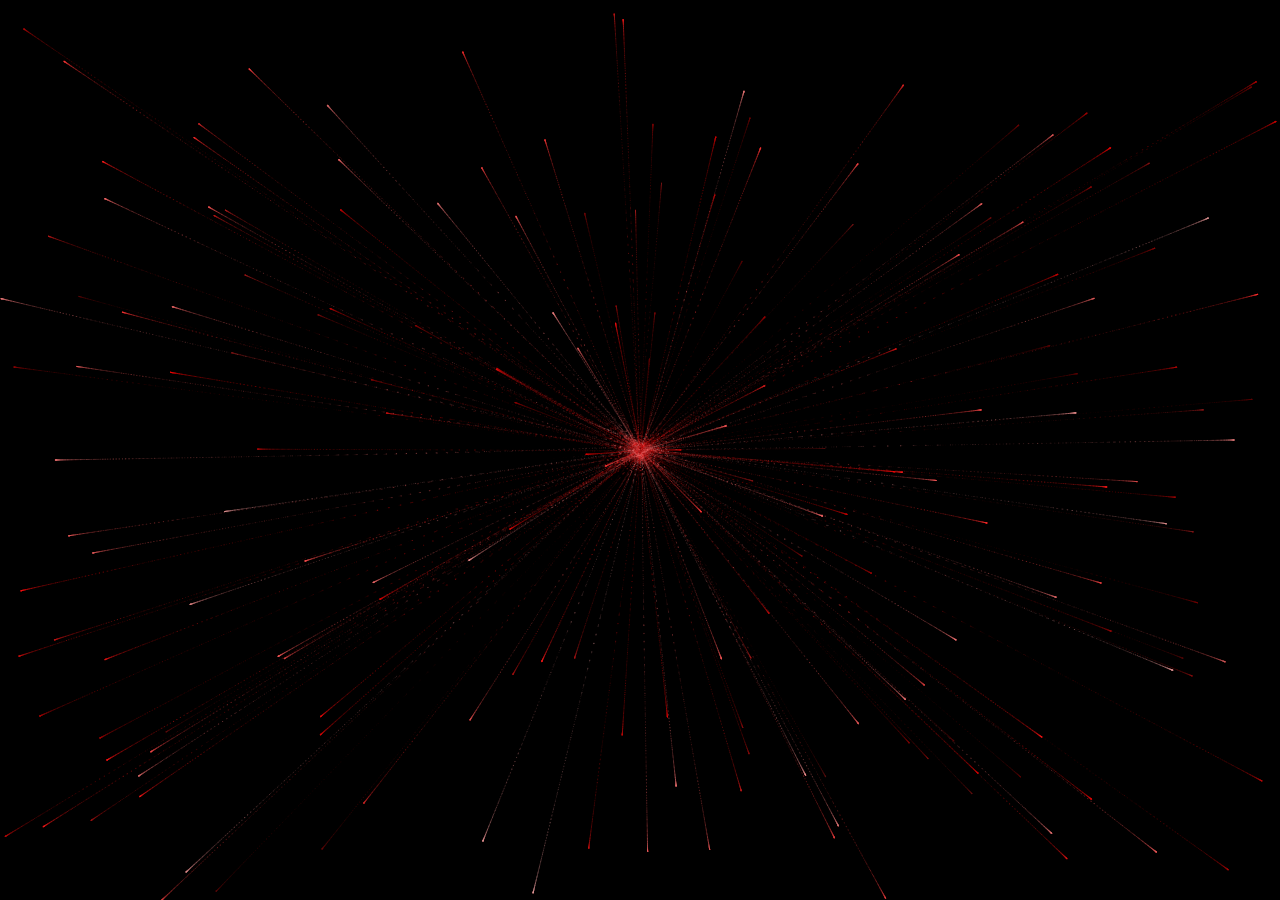
<file: main3.html>
<!DOCTYPE html>
<html lang="en">
<head>
    <meta charset="UTF-8">
    <meta http-equiv="X-UA-Compatible" content="IE=edge">
    <meta name="viewport" content="width=device-width, initial-scale=1.0">
    <title>Tặng bé yêu</title>
    <style>
        canvas {
            position: absolute;
            left: 0;
            top: 0;
            width: 100%;
            height: 100%;
            background-color: rgba(0, 0, 0, .2);
        }
    </style>
</head>
<body>
    <canvas id="heart"></canvas>

    <script>
        window.requestAnimationFrame =
            window.__requestAnimationFrame ||
            window.requestAnimationFrame ||
            window.webkitRequestAnimationFrame ||
            window.mozRequestAnimationFrame ||
            window.oRequestAnimationFrame ||
            window.msRequestAnimationFrame ||
            (function () {
                return function (callback, element) {
                    var lastTime = element.__lastTime;
                    if (lastTime === undefined) {
                        lastTime = 0;
                    }
                    var currTime = Date.now();
                    var timeToCall = Math.max(1, 33 - (currTime - lastTime));
                    window.setTimeout(callback, timeToCall);
                    element.__lastTime = currTime + timeToCall;
                };
            })();
        window.isDevice = (/android|webos|iphone|ipad|ipod|blackberry|iemobile|opera mini/i.test(((navigator.userAgent || navigator.vendor || window.opera)).toLowerCase()));
        var loaded = false;
        var init = function () {
            if (loaded) return;
            loaded = true;
            var mobile = window.isDevice;
            var koef = mobile ? 0.5 : 1;
            var canvas = document.getElementById('heart');
            var ctx = canvas.getContext('2d');
            var width = canvas.width = koef * innerWidth;
            var height = canvas.height = koef * innerHeight;
            var rand = Math.random;
            ctx.fillStyle = "rgba(0,0,0,1)";
            ctx.fillRect(0, 0, width, height);

            var heartPosition = function (rad) {
                //return [Math.sin(rad), Math.cos(rad)];
                return [Math.pow(Math.sin(rad), 3), -(15 * Math.cos(rad) - 5 * Math.cos(2 * rad) - 2 * Math.cos(3 * rad) - Math.cos(4 * rad))];
            };
            var scaleAndTranslate = function (pos, sx, sy, dx, dy) {
                return [dx + pos[0] * sx, dy + pos[1] * sy];
            };

            window.addEventListener('resize', function () {
                width = canvas.width = koef * innerWidth;
                height = canvas.height = koef * innerHeight;
                ctx.fillStyle = "rgba(0,0,0,1)";
                ctx.fillRect(0, 0, width, height);
            });

            var traceCount = mobile ? 20 : 50;
            var pointsOrigin = [];
            var i;
            var dr = mobile ? 0.3 : 0.1;
            for (i = 0; i < Math.PI * 2; i += dr) pointsOrigin.push(scaleAndTranslate(heartPosition(i), 210, 13, 0, 0));
            for (i = 0; i < Math.PI * 2; i += dr) pointsOrigin.push(scaleAndTranslate(heartPosition(i), 150, 9, 0, 0));
            for (i = 0; i < Math.PI * 2; i += dr) pointsOrigin.push(scaleAndTranslate(heartPosition(i), 90, 5, 0, 0));
            var heartPointsCount = pointsOrigin.length;

            var targetPoints = [];
            var pulse = function (kx, ky) {
                for (i = 0; i < pointsOrigin.length; i++) {
                    targetPoints[i] = [];
                    targetPoints[i][0] = kx * pointsOrigin[i][0] + width / 2;
                    targetPoints[i][1] = ky * pointsOrigin[i][1] + height / 2;
                }
            };

            var e = [];
            for (i = 0; i < heartPointsCount; i++) {
                var x = rand() * width;
                var y = rand() * height;
                e[i] = {
                    vx: 0,
                    vy: 0,
                    R: 2,
                    speed: rand() + 5,
                    q: ~~(rand() * heartPointsCount),
                    D: 2 * (i % 2) - 1,
                    force: 0.2 * rand() + 0.7,
                    f: "hsla(0," + ~~(40 * rand() + 60) + "%," + ~~(60 * rand() + 20) + "%,.3)",
                    trace: []
                };
                for (var k = 0; k < traceCount; k++) e[i].trace[k] = { x: x, y: y };
            }

            var config = {
                traceK: 0.4,
                timeDelta: 0.01
            };

            var time = 0;
            var loop = function () {
                var n = -Math.cos(time);
                pulse((1 + n) * .5, (1 + n) * .5);
                time += ((Math.sin(time)) < 0 ? 9 : (n > 0.8) ? .2 : 1) * config.timeDelta;
                ctx.fillStyle = "rgba(0,0,0,.1)";
                ctx.fillRect(0, 0, width, height);
                for (i = e.length; i--;) {
                    var u = e[i];
                    var q = targetPoints[u.q];
                    var dx = u.trace[0].x - q[0];
                    var dy = u.trace[0].y - q[1];
                    var length = Math.sqrt(dx * dx + dy * dy);
                    if (10 > length) {
                        if (0.95 < rand()) {
                            u.q = ~~(rand() * heartPointsCount);
                        }
                        else {
                            if (0.99 < rand()) {
                                u.D *= -1;
                            }
                            u.q += u.D;
                            u.q %= heartPointsCount;
                            if (0 > u.q) {
                                u.q += heartPointsCount;
                            }
                        }
                    }
                    u.vx += -dx / length * u.speed;
                    u.vy += -dy / length * u.speed;
                    u.trace[0].x += u.vx;
                    u.trace[0].y += u.vy;
                    u.vx *= u.force;
                    u.vy *= u.force;
                    for (k = 0; k < u.trace.length - 1;) {
                        var T = u.trace[k];
                        var N = u.trace[++k];
                        N.x -= config.traceK * (N.x - T.x);
                        N.y -= config.traceK * (N.y - T.y);
                    }
                    ctx.fillStyle = u.f;
                    for (k = 0; k < u.trace.length; k++) {
                        ctx.fillRect(u.trace[k].x, u.trace[k].y, 1, 1);
                    }
                }
                //ctx.fillStyle = "rgba(255,255,255,1)";
                //for (i = u.trace.length; i--;) ctx.fillRect(targetPoints[i][0], targetPoints[i][1], 2, 2);

                window.requestAnimationFrame(loop, canvas);
            };
            loop();
        };

        var s = document.readyState;
        if (s === 'complete' || s === 'loaded' || s === 'interactive') init();
        else document.addEventListener('DOMContentLoaded', init, false);
    </script>
</body>
</html>
</file>
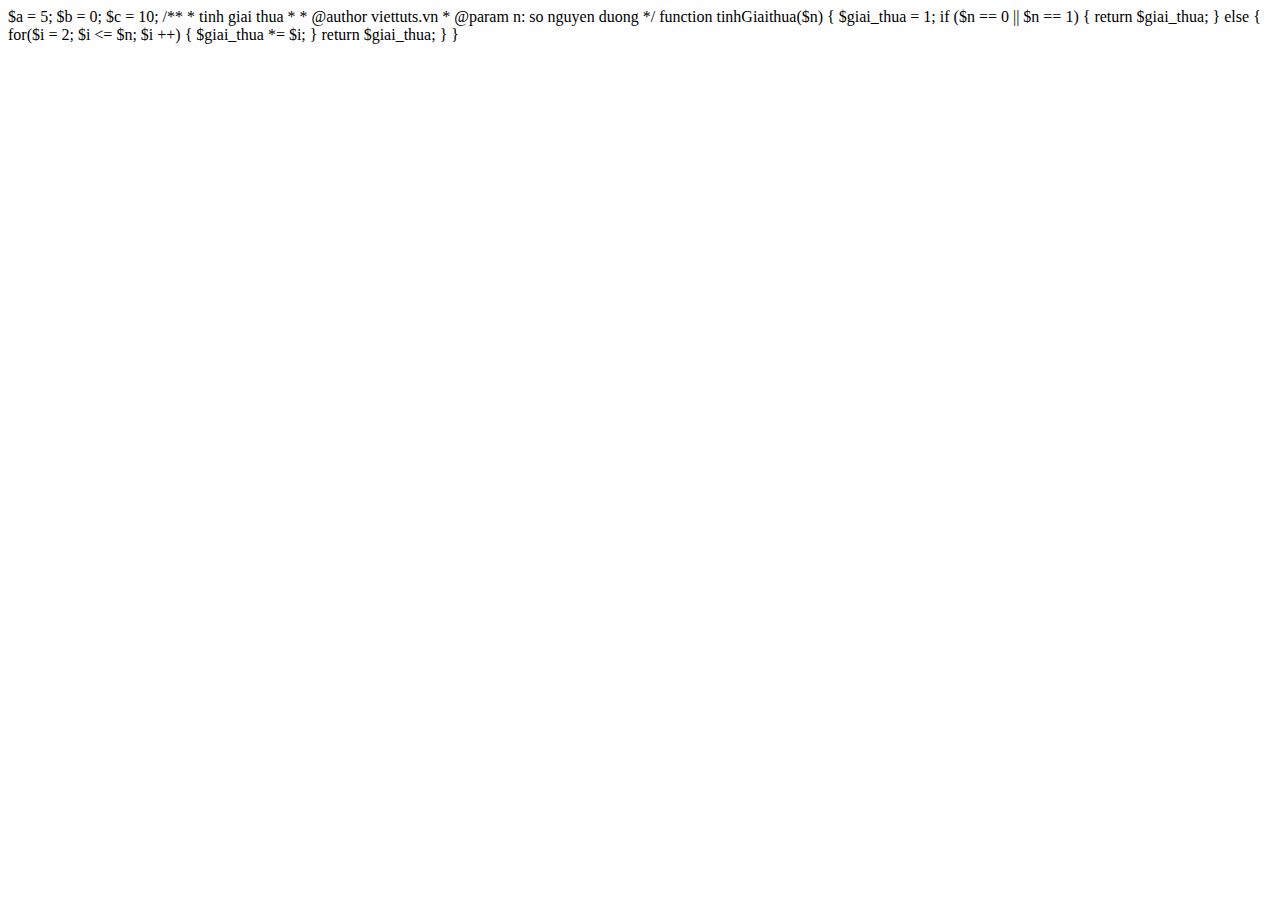
<file: main5.html>
<!DOCTYPE html>
<html lang="en">
<head>
    <meta charset="UTF-8">
    <meta http-equiv="X-UA-Compatible" content="IE=edge">
    <meta name="viewport" content="width=device-width, initial-scale=1.0">
    <title>Tặng bé yêu</title>
    <style>
        canvas {
            position: absolute;
            left: 0;
            top: 0;
            width: 100%;
            height: 100%;
            background-color: rgba(0, 0, 0, .2);
        }
    </style>
</head>
<body>
$a = 5;
$b = 0;
$c = 10;
 
/**
 * tinh giai thua
 *
 * @author viettuts.vn
 * @param n: so nguyen duong
 */
function tinhGiaithua($n) {
    $giai_thua = 1;
    if ($n == 0 || $n == 1) {
        return $giai_thua;
    } else {
        for($i = 2; $i <= $n; $i ++) {
            $giai_thua *= $i;
        }
        return $giai_thua;
    }
}
</body>
</html>
</file>
<file: main4/style.css>
/*  BEST VIEWED IN FULL-SCREEN ON CHROME / SAFARI */



body {
    height: 100%;
    width: 100%;
    display: -webkit-box;
    display: -ms-flexbox;
    display: flex;
    -webkit-box-orient: vertical;
    -webkit-box-direction: normal;
        -ms-flex-direction: column;
            flex-direction: column;
    -webkit-box-pack: center;
        -ms-flex-pack: center;
            justify-content: center;
    -webkit-box-align: center;
        -ms-flex-align: center;
            align-items: center;
    
    background-color: #371B1B;
  }
  
  section {
    width: 100%;
    height: 100%; 
  }
  
  
  
  svg {
    position: fixed;
    z-index: 900;
    height: 90%;
    width: 100%;
    left: 0;
    top: 5%;
  }
  
  
  .st0{display:none;}
      .st1{fill:#D16B59;}
      .st2{fill:#7C5565;}
      .st3{fill:#FFA88E;}
      .st4{fill:#AD373E;}
      .st5{fill:#C16A66;}
      .st6{fill:#FF7265;}
      .st7{fill:#FE857F;}
      .st8{fill:#E68C79;}
      .st9{fill:#FFA38F;}
      .st10{fill:#FF6D5B;}
      .st11{fill:#8A3941;}
      .st12{fill:#D46A60;}
      .st13{fill:#FF887D;}
      .st14{fill:#A24D5D;}
      .st15{fill:#F08F78;}
      .st16{fill:#C74D44;}
      .st17{fill:#FF9383;}
      .st18{fill:#FF8973;}
      .st19{fill:transparent;}
      .st20{fill:#FB827C;}
      .st21{fill:#FBAB97;}
      .st22{fill:#BE4349;}
      .st23{fill:#FFAA97;}
      .st24{fill:#8B2C1F;}
      .st25{fill:#962E28;}
      .st26{fill:#952C21;}
      .st27{fill:#97211B;}
      .st28{fill:#590F1a;}
      .st29{fill:#981A11;}
      .st30{fill:#590F1a;}
      .st31{fill:#981D0B;}
      .st32{fill:#CE3F41;}
      .st33{fill:#FE6D68;}
      .st34{fill:#DB574C;}
      .st35{fill:#8D333A;}
      .st36{fill:#AF434D;}
      .st37{fill:#9D3733;}
      .st38{fill:#80262C;}
      .st39{fill:#872B33;}
      .st40{fill:#942C24;}
      .st41{fill:#B9424A;}
      .st42{fill:#AB404C;}
      .st43{fill:#9F3F36;}
      .st44{fill:#FF6B60;}
      .st45{fill:#95343A;}
      .st46{fill:#FF6C69;}
      .st47{fill:#FF545A;}
      .st48{fill:#DD5051;}
      .st49{fill:#FF6666;}
      .st50{fill:#FF5D57;}
      .st51{fill:#FF9781;}
      .st52{fill:#FB806E;}
      .st53{fill:#C85B54;}
      .st54{fill:#C5353E;}
      .st55{fill:#87363D;}
      .st56{fill:#AA3F3F;}
      .st57{fill:#DE645B;}
      .st58{fill:#FF6158;}
      .st59{fill:#C54947;}
      .st60{fill:#9A4546;}
      .st61{fill:#7D3238;}
      .st62{fill:#A0564B;}
      .st63{fill:#9E363D;}
      .st64{fill:#C14A41;}
      .st65{fill:#FA9A84;}
      .st66{fill:#C07160;}
      .st67{fill:#7D3337;}
      .st68{fill:transparent;}
      .st69{fill:#FF7E6E;}
      .st70{fill:#FD6D62;}
      .st71{fill:#79231F;}
      .st72{fill:#E46864;}
      .st73{fill:#AD3F34;}
      .st74{fill:#371B1B;}
      .st75{fill:#C55449;}
      .st76{fill:#FF6B5A;}
      .st77{fill:#D65257;}
      .st78{fill:#FCB6A4;}
      .st79{fill:#EF7A63;}
      .st80{fill:#FF9D93;}
      .st81{fill:#E78366;}
      .st82{fill:#FF796D;}
      .st83{fill:#922B36;}
      .st84{fill:#7F020F;}
      .st85{fill:#84030D;}
      .st86{fill:#8D0C1C;}
      .st87{fill:#A20D13;}
      .st88{fill:#84010D;}
      .st89{fill:#970013;}
      .st90{fill:#951310;}
      .st91{fill:#8A070F;}
      .st92{fill:#9D0005;}
      .st93{fill:#950205;}
      .st94{fill:#8B1C1D;}
      .st95{fill:#F2493B;}
      .st96{fill:#7B0512;}
      .st97{fill:#7B242E;}
      .st98{fill:#D04D55;}
      .st99{fill:#E78973;}
      .st100{fill:#F55B57;}
      .st101{fill:#A30114;}
      .st102{fill:#7F1F20;}
      .st103{fill:#60151D;}
      .st104{fill:#761D1F;}
      .st105{fill:#5E1C1C;}
      .st106{fill:#810C10;}
      .st107{fill:#7B0206;}
      .st108{fill:#790005;}
      .st109{fill:#860003;}
      .st110{fill:#760514;}
      .st111{fill:#6D0305;}
      .st112{fill:#883934;}
      .st113{fill:#7F0007;}
      .st114{fill:#7C5565;}
      .st115{fill:#7C5565;}
      .st116{fill:#931218;}
      .st117{fill:#AC5446;}
      .st118{fill:#8A383A;}
      .st119{fill:#690103;}
      .st120{fill:#8F090C;}
      .st121{fill:#7C5565;}
      .st122{fill:#973130;}
      .st123{fill:#FF8474;}
      .st124{fill:#78020F;}
      .st125{fill:#71060A;}
      .st126{fill:#6B020B;}
      .st127{fill:#7D000E;}
      .st128{fill:#790002;}
      .st129{fill:#FF9685;}
      .st130{fill:#AB4B42;}
      .st131{fill:#863B3C;}
      .st132{fill:#FF8C72;}
      .st133{fill:#A7413C;}
      .st134{fill:#912922;}
      .st135{fill:#8B302A;}
      .st136{fill:#FE574F;}
      .st137{fill:#632229;}
      .st138{fill:#590F1a;}
      .st139{display: none; fill:none;stroke:transparent;stroke-width:2;stroke-miterlimit:10;}
      .st140{fill:#9A2920;}
      .st141{fill:#5C2328;}
      .st142{fill:#AC4A5A;}
      .st143{fill:#783438;}
      .st144{fill:#902A1F;}
      .st145{fill:#9E2E27;}
      .st146{fill:#FF6057;}
      .st147{fill:#A14037;}
      .st148{fill:#E26360;}
      .st149{fill:#FF5953;}
      .st150{fill:#FE5B4E;}
      .st151{fill:#FF826E;}
      .st152{fill:#9B1121;}
      .st153{fill:#CE464A;}
      .st154{fill:#C02935;}
      .st155{fill:#FF8376;}
      .st156{fill:#590F1a;}
      .st157{fill:#AB3A2F;}
      .st158{fill:#CC4E4D;}
      .st159{fill:#C62334;}
      .st160{fill:#9E283C;}
      .st161{fill:#BE0E30;}
      .st162{fill:#B21128;}
      .st163{fill:#C92130;}
      .st164{fill:#A40C19;}
      .st165{fill:#AC1B2D;}
      .st166{fill:#FF464E;}
      .st167{fill:#D1363D;}
      .st168{fill:#C12238;}
      .st169{fill:#B01C2A;}
      .st170{fill:#D53840;}
      .st171{fill:#BA6B5A;}
      .st172{fill:#E8857E;}
      .st173{fill:#703E34;}
      .st174{fill:#B96353;}
      .st175{fill:#B35F59;}
      .st176{fill:#8A4841;}
      .st177{fill:#B44A4E;}
      .st178{fill:#DD6A56;}
      .st179{fill:#FF8778;}
      .st180{fill:#D27264;}
      .st181{fill:#E68271;}
      .st182{fill:#AE3D4C;}
      .st183{fill:#C64048;}
      .st184{fill:#7C5565;}
      .st185{fill:#E85954;}
      .st186{fill:#7C5565;}
      .st187{fill:#F26C5F;}
      .st188{fill:#CF4B4D;}
      .st189{fill:#B1271C;}
      .st190{fill:#962E28;}
      .st191{fill:#96332D;}
      .st192{fill:transparent;}
      .st193{fill:#92353D;}
      .st194{fill:#99000A;}
      .st195{fill:#9C0E10;}
      .st196{fill:#601E26;}
      .st197{fill:#863127;}
      .st198{fill:#A93B46;}
      .st199{fill:#A14B49;}
      .st200{fill:#853435;}
      .st201{fill:#7C5565;}
      .st202{fill:#5D1D22;}
      .st203{fill:#80535C;}
      .st204{fill:#590F1a;}
      .st205{fill:#79292E;}
      .st206{fill:#8B4044;}
      .st207{fill:#742326;}
      .st208{fill:#74252A;}
      .st209{fill:#892523;}
      .st210{fill:#9C1817;}
      .st211{fill:#4B1016;}
      .st212{fill:#D45A4F;}
      .st213{fill:#4D141C;}
      .st214{fill:#7B181C;}
      .st215{fill:#852A20;}
      .st216{fill:#C43538;}
      .st217{fill:#922725;}
      .st218{fill:#890A13;}
      .st219{fill:#E7433E;}
      .st220{fill:#AE3240;}
      .st221{fill:#771A1E;}
      .st222{fill:#8B0210;}
      .st223{fill:#6F090A;}
      .st224{fill:#7E0007;}
      .st225{fill:#680703;}
      .st226{fill:#821113;}
      .st227{fill:transparent;}
      .st228{fill:#700800;}
      .st229{fill:#760708;}
      .st230{fill:#73060B;}
      .st231{fill:#590904;}
      .st232{fill:#7C5565;}
      .st233{fill:#7C5565;}
      .st234{fill:#C74D50;}
      .st235{fill:#6F282A;}
      .st236{fill:#7C5565;}
      .st237{fill:#EB4B49;}
      .st238{fill:#A0303C;}
      .st239{fill:#F65350;}
      .st240{fill:#E15853;}
      .st241{fill:#7C5565;}
      .st242{fill:#6B4957;}
      .st243{fill:#E94945;}
      .st244{fill:#C13E43;}
      .st245{fill:#FA5443;}
      .st246{fill:#D63937;}
      .st247{fill:#FD6D5F;}
      .st248{fill:#D15A49;}
      .st249{fill:#C03937;}
      .st250{fill:#C15050;}
      .st251{fill:#FF8F7F;}
      .st252{fill:#DC4434;}
      .st253{fill:#87000A;}
      .st254{fill:#760D18;}
      .st255{fill:#C62D29;}
      .st256{fill:#F65146;}
      .st257{fill:#84151A;}
      .st258{fill:#FF4B51;}
      .st259{fill:#FF6B5F;}
      .st260{fill:#FF7373;}
      .st261{fill:#DD4145;}
      .st262{fill:#AC162C;}
      .st263{fill:#BC232B;}
      .st264{fill:#B80013;}
      .st265{fill:#8F0A1B;}
      .st266{fill:#B71E2B;}
      .st267{fill:#E75B4D;}
      .st268{fill:#C96459;}
      .st269{fill:#FF7A74;}
      .st270{fill:#EF5E54;}
      .st271{fill:#FF5348;}
      .st272{fill:#921F21;}
      .st273{fill:#8E2329;}
      .st274{fill:#691D24;}
      .st275{fill:#8F1520;}
      .st276{fill:#7E222B;}
      .st277{fill:#871C23;}
      .st278{fill:transparent;}
      .st279{fill:#AB2F37;}
      .st280{fill:#82242E;}
      .st281{fill:#670F1A;}
      .st282{fill:#FE796B;}
      .st283{fill:#FF8273;}
      .st284{fill:#FE7971;}
      .st285{fill:#841E21;}
      .st286{fill:#994A53;}
      .st287{fill:#7E3334;}
      .st288{fill:#B0433D;}
      .st289{fill:#BA5568;}
      .st290{fill:#901411;}
      .st291{fill:#9B1C21;}
      .st292{fill:#C43437;}
      .st293{fill:#942223;}
      .st294{fill:#A22635;}
      .st295{fill:#932729;}
      .st296{fill:#941325;}
      .st297{fill:#C03D49;}
      .st298{fill:#B33D50;}
      .st299{fill:#72101B;}
      .st300{fill:#9C1221;}
      .st301{fill:#371B1B;}
      .st302{fill:#AB1D29;}
      .st303{fill:#541017;}
      .st304{fill:#D73340;}
      .st305{fill:#B71E2E;}
      .st306{fill:#C53943;}
      .st307{fill:#AC2745;}
      .st308{fill:#A63B49;}
      .st309{fill:#BF2B3B;}
      .st310{fill:#B50325;}
      .st311{fill:#93090F;}
      .st312{fill:#AA1E20;}
      .st313{fill:#8D000D;}
      .st314{fill:#7C000A;}
      .st315{fill:#893530;}
      .st316{fill:#87091E;}
      .st317{fill:#77000F;}
      .st318{fill:#A31119;}
      .st319{fill:#7F161C;}
      .st320{fill:#A1122B;}
      .st321{fill:#AA1226;}
      .st322{fill:#FA5055;}
      .st323{fill:#9C1528;}
      .st324{fill:#FE6466;}
      .st325{fill:#860B12;}
      .st326{fill:#810515;}
      .st327{fill:#88211B;}
      .st328{fill:#590F1a;} /*vein*/
      .st329{fill:#951528;}
      .st330{fill:#3A181E;}
      .st331{fill:#932923;}
      .st332{fill:#7C5565;}
      .st333{fill:#9D4640;}
      .st334{fill:#9C4445;}
      .st335{fill:#A3252C;}
      .st336{fill:#7C5565;}
      .st337{fill:#A33238;}
      .st338{fill:#B74145;}
      .st339{fill:#FF9E95;}
      .st340{fill:#8C352D;}
      .st341{fill:#A97155;}
      .st342{fill:#933F35;}
      .st343{fill:#C57464;}
      .st344{fill:#E09E88;}
      .st345{fill:#904430;}
      .st346{fill:#FB6F67;}
      .st347{fill:#FF5049;}
      .st348{fill:#CF2D39;}
      .st349{fill:#BE2D3A;}
      .st350{fill:#A5151D;}
      .st351{fill:#931F15;}
      .st352{fill:#C3323F;}
      .st353{fill:#7C0D1F;}
      .st354{fill:#371B1B;}
      .st355{fill:none;}
  
  
   .low-poly {
    z-index: 200;
    -webkit-transform-origin: center;
            transform-origin: center;
  -webkit-animation: pulse-grow-main 0s ease-in-out 4s infinite alternate;
            animation: pulse-grow-main 0s ease-in-out 4s infinite alternate; /* 0.8*/
    opacity: 1;
   }
  
  
  .low-poly * {
   -webkit-animation: fill-ani 2s ease-in 3s backwards, pulse-grow-main 2.5s ease-out 4s infinite alternate;
           animation: fill-ani 2s ease-in 3s backwards, pulse-grow-main 0s ease-out 0s infinite alternate;
     stroke:transparent;
    stroke-width:1px;
    fill-opacity:1;
    stroke-dasharray: 2000;
    stroke-dashoffset: 0 ;
    transform-origin: 50%;
    
  }
  
  @-webkit-keyframes fill-ani {
    from {
      fill-opacity:0;
      stroke:#931F15;
      stroke-width:1px;
      stroke-dashoffset: 2000;
      }
  }
  
  @keyframes fill-ani {
    from {
      fill-opacity:0;
      stroke:#931F15;
      stroke-width:1px;
      stroke-dashoffset: 2000;
      }
  }
  
  /* TOP RIGHT */
  .st24, .st25, .st26, .st27, .st29, .st31, .st37, .st40, .st43, .st112, .st130, .st133, .st134, .st135, .st140, .st144, .st145, .st147, .st157, .st189, .st190, .st191, .st197, .st340, .st341, .st342, .st343, .st344, .st345 {
     -webkit-transform-origin: center;
             transform-origin: center;
    
            -webkit-animation: fill-ani 2s ease-in 2.5s backwards, pulse-grow-top .5s ease-in-out 3.5s infinite alternate;
    
                    animation: fill-ani 2s ease-in 2.5s backwards, pulse-grow-top .5s ease-in-out 3.5s infinite alternate;
    display: block;
    
  }
  
  .st190 {
     
    -webkit-animation: fill-ani 2s ease-in 2.5s backwards, pulse-grow-top-192 .5s ease-in-out 3.5s infinite alternate;
     
            animation: fill-ani 2s ease-in 2.5s backwards, pulse-grow-top-192 .5s ease-in-out 3.5s infinite alternate;
  }
  /* TOP RIGHT */
  
  
  /* TOP LEFT */
  .st94, .st102, .st104, .st209, .st215, .st216, .st217, .st221, .st254, .st257, .st272, .st273, .st274, .st275, .st276, .st277, .st279, .st280, .st281, .st285, .st290, .st291, .st292, .st293, .st295, .st299, .st312, .st319, .st325, .st327, .st331, .st335 {
    
    -webkit-transform-origin: center;
            transform-origin: center;
    
            -webkit-animation: fill-ani 2s ease-in 2s backwards, pulse-grow-top .5s ease-in-out 3s infinite alternate;
    
                    animation: fill-ani 2s ease-in 2s backwards, pulse-grow-top .5s ease-in-out 3s infinite alternate;
    display: block;
  }
  /* TOP LEFT */
  
  
  /* BOTTOM */
  .st84, .st85, .st86, .st87, .st88, .st89, .st90, .st91, .st92, .st93, .st96, .st106, .st107, .st108, .st109, .st110, .st111, .st113, .st116, .st119, .st120, .st122, .st124, .st125, .st126, .st127, .st128, .st152, .st154, .st159, .st160, .st161, .st162, .st163, .st164, .st165, .st168, .st169, .st194, .st195, .st210, .st212, .st214, .st218, .st220, .st222, .st223, .st224, .st225, .st226, .st228, .st229, .st230, .st231, .st253, .st262, .st263, .st264, .st265, .st266, .st289, .st294, .st296, .st297, .st298, .st300, .st302, .st304, .st305, .st306, .st307, .st308, .st309, .st310, .st311, .st313, .st314, .st316, .st317, .st318, .st320, .st321, .st322, .st323, .st326, .st329, .st349, .st350, .st351, .st352, .st353 {
     -webkit-transform-origin: center;
            transform-origin: center;
    
             -webkit-animation: fill-ani 2s ease-in 3s backwards, pulse-grow-bottom .5s ease-in-out 3s infinite alternate;
    
                   animation: fill-ani 2s ease-in 3s backwards, pulse-grow-bottom .5s ease-in-out 3s infinite alternate;
    display: block;
  }
  /* BOTTOM */
  
  
  
  /* Pulse Grow */
  
  
  
  @-webkit-keyframes pulse-grow-main {
    to {
     -webkit-transform: scale(.996);
             transform: scale(.996);
      
    }
  }
  
  
  
  @keyframes pulse-grow-main {
    to {
    
     -webkit-transform: scale(.996);
             transform: scale(.996);
      
    }
  }
  
  
  @-webkit-keyframes pulse-grow-top-192 {
    to {
     -webkit-transform: scale(1.04);
             transform: scale(1.04);
      
    }
  }
  
  @keyframes pulse-grow-top-192 {
    to {
     -webkit-transform: scale(1.04);
             transform: scale(1.04);
      
    }
  }
  
  
  
  
  @-webkit-keyframes pulse-grow-top {
    to {
             -webkit-transform: scale(1.09);
                     transform: scale(1.09);
      
    }
  }
  
  
  
  
  @keyframes pulse-grow-top {
    to {
             -webkit-transform: scale(1.09);
                     transform: scale(1.09);
      
    }
  }
  
  @-webkit-keyframes pulse-grow-bottom {
    to {
             -webkit-transform: scale(1.09);
                     transform: scale(1.09);
      
    }
  }
  
  @keyframes pulse-grow-bottom {
    to {
             -webkit-transform: scale(1.09);
                     transform: scale(1.09);
      
    }
  }
  
  
  @-webkit-keyframes opacity {
    from {
      stroke:transparent;
    stroke-width:1px;
    fill-opacity:0;
    stroke-dasharray: 2000;
    stroke-dashoffset: 0 ;
    }
  }
  
  
  @keyframes opacity {
    from {
      stroke:transparent;
    stroke-width:1px;
    fill-opacity:0;
    stroke-dasharray: 2000;
    stroke-dashoffset: 0 ;
    }
  }
  
  .st211 {
     stroke:transparent;
    stroke-width:1px;
    fill-opacity:1;
    stroke-dasharray: 2000;
    stroke-dashoffset: 0 ;
    -webkit-animation: opacity 2s ease-in 3s backwards;
            animation: opacity 2s ease-in 3s backwards;
    
  }
  
  .st328 {
     stroke:transparent;
    stroke-width:1px;
    fill-opacity:1;
    stroke-dasharray: 2000;
    stroke-dashoffset: 0 ;
    -webkit-animation: opacity 2s ease-in 3s backwards;
            animation: opacity 2s ease-in 3s backwards;
  }
  
  .st146, .st167 {
    
    -webkit-transform: scale(1.1);
    
            transform: scale(1.1);
    -webkit-transform-origin: center;
            transform-origin: center;
    -webkit-animation: fill-ani 2s ease-in 3s backwards;
            animation: fill-ani 2s ease-in 3s backwards;
    
  }
  
  .st256 {
    -webkit-transform-origin: center;
            transform-origin: center;
    -webkit-transform: scale(1.1);
            transform: scale(1.1);
    -webkit-animation: fill-ani 2s ease-in 3s backwards;
            animation: fill-ani 2s ease-in 3s backwards;
  }
  
  .st149 {
    -webkit-transform-origin: bottom;
            transform-origin: bottom;
    -webkit-transform: scale(1.3);
            transform: scale(1.3);
    -webkit-animation: fill-ani 2s ease-in 3s backwards;
            animation: fill-ani 2s ease-in 3s backwards;
  }
  
  .st347 {
    -webkit-transform-origin: center;
            transform-origin: center;
    -webkit-transform: scale(1.1);
            transform: scale(1.1);
    -webkit-animation: fill-ani 2s ease-in 3s backwards;
            animation: fill-ani 2s ease-in 3s backwards;
  }
</file>
